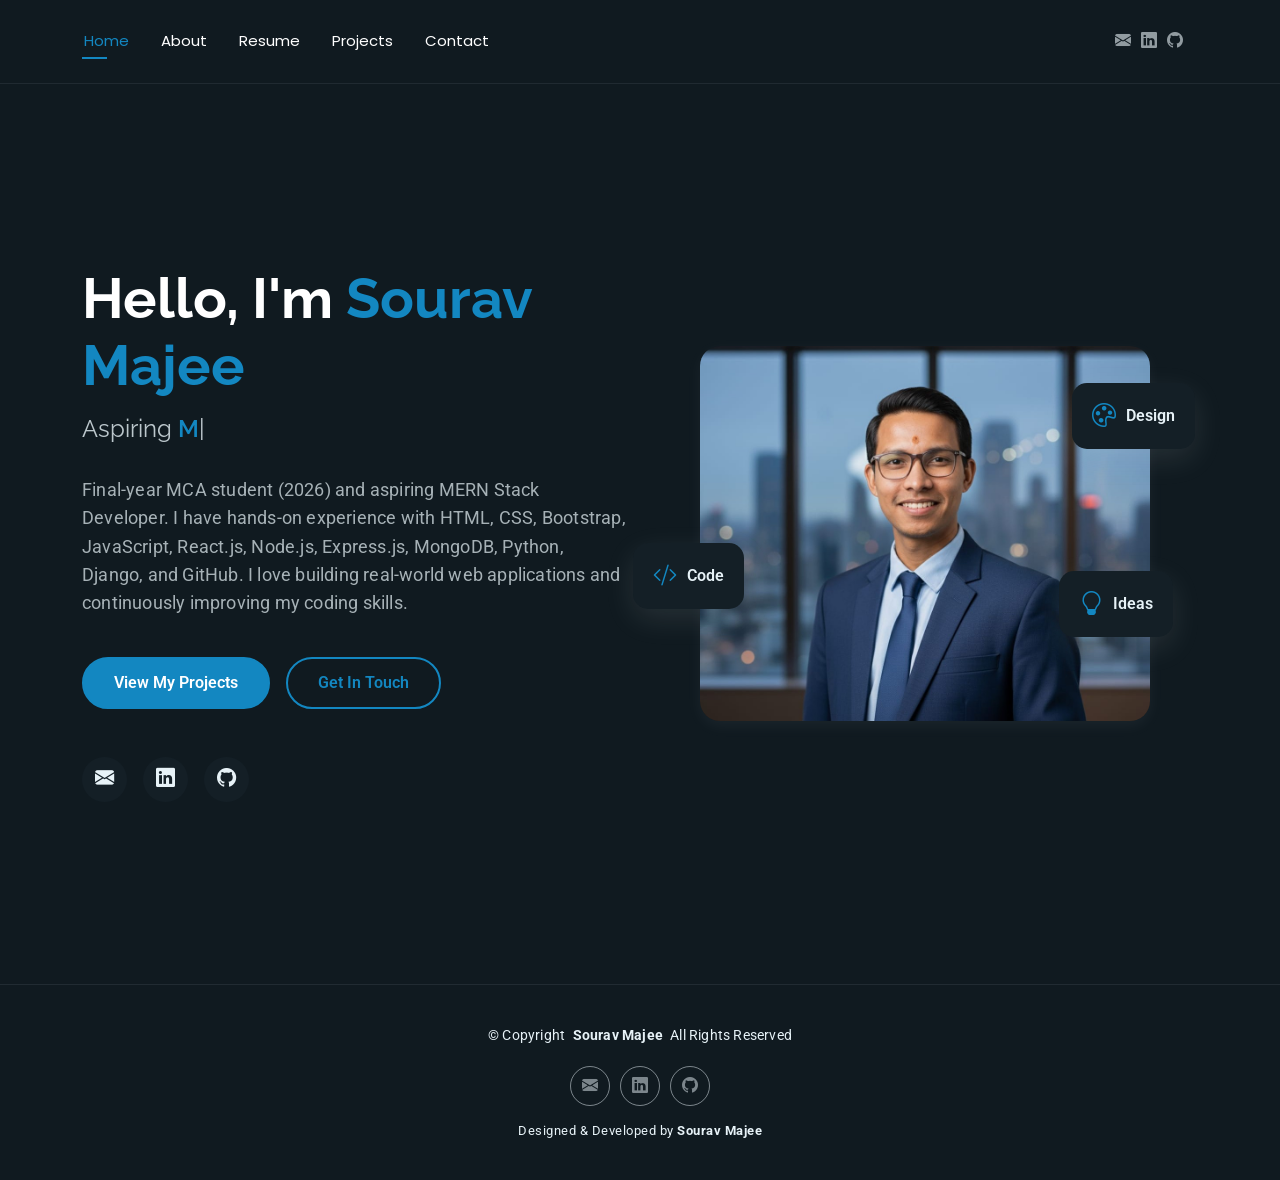
<file: index.html>
<!DOCTYPE html>
<html lang="en">

<head>
  <meta charset="utf-8">
  <meta content="width=device-width, initial-scale=1.0" name="viewport">
  <title>Sourav Majee | Aspiring MERN Stack Developer</title>
  <meta name="description"
    content="Sourav Majee - MCA student and aspiring MERN Stack Developer skilled in React.js, Node.js, Express.js, MongoDB, and full stack web development.">
  <meta name="keywords"
    content="Sourav Majee, MERN Stack Developer, Full Stack Developer, Node.js, React.js, MongoDB, Express.js, Web Developer India, MCA Developer, Django Developer">

  <!-- Favicons -->
  <link rel="icon" type="image/png" href="assets/img/favicon.png">

  <!-- Fonts -->
  <link href="https://fonts.googleapis.com" rel="preconnect">
  <link href="https://fonts.gstatic.com" rel="preconnect" crossorigin>
  <link
    href="https://fonts.googleapis.com/css2?family=Roboto:ital,wght@0,100;0,300;0,400;0,500;0,700;0,900;1,100;1,300;1,400;1,500;1,700;1,900&family=Poppins:ital,wght@0,100;0,200;0,300;0,400;0,500;0,600;0,700;0,800;0,900;1,100;1,200;1,300;1,400;1,500;1,600;1,700;1,800;1,900&family=Raleway:ital,wght@0,100;0,200;0,300;0,400;0,500;0,600;0,700;0,800;0,900;1,100;1,200;1,300;1,400;1,500;1,600;1,700;1,800;1,900&display=swap"
    rel="stylesheet">

  <!-- Vendor CSS Files -->
  <link href="assets/vendor/bootstrap/css/bootstrap.min.css" rel="stylesheet">
  <link href="assets/vendor/bootstrap-icons/bootstrap-icons.css" rel="stylesheet">
  <link href="assets/vendor/aos/aos.css" rel="stylesheet">
  <link href="assets/vendor/swiper/swiper-bundle.min.css" rel="stylesheet">
  <link href="assets/vendor/glightbox/css/glightbox.min.css" rel="stylesheet">

  <!-- Main CSS File -->
  <link href="assets/css/main.css" rel="stylesheet">

  <!-- Open Graph tags -->
  <meta property="og:title" content="Sourav Majee | MERN Stack Developer">
  <meta property="og:description"
    content="Final-year MCA student building real-world web apps with MERN stack, Python & Django.">
  <meta property="og:type" content="website">
</head>

<body class="index-page">

  <header id="header" class="header d-flex align-items-center light-background sticky-top">
    <div class="container position-relative d-flex align-items-center justify-content-between">
      <nav id="navmenu" class="navmenu">
        <ul>
          <li><a href="index.html" class="active">Home</a></li>
          <li><a href="about.html">About</a></li>
          <li><a href="resume.html">Resume</a></li>
          <li><a href="projects.html">Projects</a></li>
          <li><a href="contact.html">Contact</a></li>
        </ul>
        <i class="mobile-nav-toggle d-xl-none bi bi-list"></i>
      </nav>

      <div class="header-social-links">
        <a href="mailto:majeesourav.mca@gmail.com">
          <i class="bi bi-envelope-fill"></i>
        </a>
        <a href="https://linkedin.com/in/sourav-majee-235033311" target="_blank" rel="noopener">
          <i class="bi bi-linkedin"></i>
        </a>
        <a href="https://github.com/sourav-majee" target="_blank" rel="noopener">
          <i class="bi bi-github"></i>
        </a>
      </div>

    </div>
  </header>

  <main class="main">

    <!-- Hero Section -->
    <section id="hero" class="hero section">

      <div class="container" data-aos="fade-up" data-aos-delay="100">

        <div class="row gy-4 align-items-center">
          <div class="col-lg-6 order-2 order-lg-1">
            <div class="hero-content">
              <h1 data-aos="fade-up" data-aos-delay="200">Hello, I'm <span class="highlight">Sourav Majee</span></h1>
              <h2>
                Aspiring <span class="typed"
                  data-typed-items="MERN Stack Developer, Full Stack Developer, Backend Developer">
                </span>
              </h2>
              <p>
                Final-year MCA student (2026) and aspiring MERN Stack Developer.
                I have hands-on experience with HTML, CSS, Bootstrap, JavaScript, React.js, Node.js, Express.js,
                MongoDB, Python, Django, and GitHub.
                I love building real-world web applications and continuously improving my coding skills.
              </p>
              <div class="hero-actions" data-aos="fade-up" data-aos-delay="500">
                <a href="projects.html" class="btn btn-primary">View My Projects</a>
                <a href="contact.html" class="btn btn-outline">Get In Touch</a>
              </div>
              <div class="social-links" data-aos="fade-up" data-aos-delay="600">
                <a href="mailto:majeesourav.mca@gmail.com">
                  <i class="bi bi-envelope-fill"></i>
                </a>
                <a href="https://linkedin.com/in/sourav-majee-235033311" target="_blank" rel="noopener">
                  <i class="bi bi-linkedin"></i>
                </a>
                <a href="https://github.com/sourav-majee" target="_blank" rel="noopener">
                  <i class="bi bi-github"></i>
                </a>
              </div>
            </div>
          </div>
          <div class="col-lg-6 order-1 order-lg-2">
            <div class="hero-image" data-aos="zoom-in" data-aos-delay="300">
              <div class="image-wrapper">
                <img src="assets/img/profile/sjain.jpeg" alt="Sourav Majee" class="img-fluid">
                <div class="floating-elements">
                  <div class="floating-card design" data-aos="fade-left" data-aos-delay="700">
                    <i class="bi bi-palette"></i>
                    <span>Design</span>
                  </div>
                  <div class="floating-card code" data-aos="fade-right" data-aos-delay="800">
                    <i class="bi bi-code-slash"></i>
                    <span>Code</span>
                  </div>
                  <div class="floating-card creativity" data-aos="fade-up" data-aos-delay="900">
                    <i class="bi bi-lightbulb"></i>
                    <span>Ideas</span>
                  </div>
                </div>
              </div>
            </div>
          </div>
        </div>

      </div>

    </section><!-- /Hero Section -->

  </main>

  <footer id="footer" class="footer">

    <div class="container">
      <div class="copyright text-center ">
        <p>© <span>Copyright</span> <strong class="px-1 sitename">Sourav Majee</strong> <span>All Rights
            Reserved<br></span></p>
      </div>
      <div class="social-links d-flex justify-content-center">

        <a href="mailto:majeesourav.mca@gmail.com">
          <i class="bi bi-envelope-fill"></i>
        </a>
        <a href="https://linkedin.com/in/sourav-majee-235033311" target="_blank" rel="noopener">
          <i class="bi bi-linkedin"></i>
        </a>
        <a href="https://github.com/sourav-majee" target="_blank"  rel="noopener">
          <i class="bi bi-github"></i>
        </a>

      </div>
      <div class="credits">
        Designed & Developed by <strong>Sourav Majee</strong>
      </div>
    </div>

  </footer>

  <!-- Scroll Top -->
  <a href="#" id="scroll-top" class="scroll-top d-flex align-items-center justify-content-center"><i
      class="bi bi-arrow-up-short"></i></a>

  <!-- Preloader -->
  <div id="preloader"></div>

  <!-- Vendor JS Files -->
  <script src="assets/vendor/bootstrap/js/bootstrap.bundle.min.js"></script>
  <script src="assets/vendor/php-email-form/validate.js"></script>
  <script src="assets/vendor/aos/aos.js"></script>
  <script src="assets/vendor/typed.js/typed.umd.js"></script>
  <script src="assets/vendor/waypoints/noframework.waypoints.js"></script>
  <script src="assets/vendor/purecounter/purecounter_vanilla.js"></script>
  <script src="assets/vendor/swiper/swiper-bundle.min.js"></script>
  <script src="assets/vendor/imagesloaded/imagesloaded.pkgd.min.js"></script>
  <script src="assets/vendor/isotope-layout/isotope.pkgd.min.js"></script>
  <script src="assets/vendor/glightbox/js/glightbox.min.js"></script>

  <!-- Main JS File -->
  <script src="assets/js/main.js"></script>

</body>

</html>
</file>
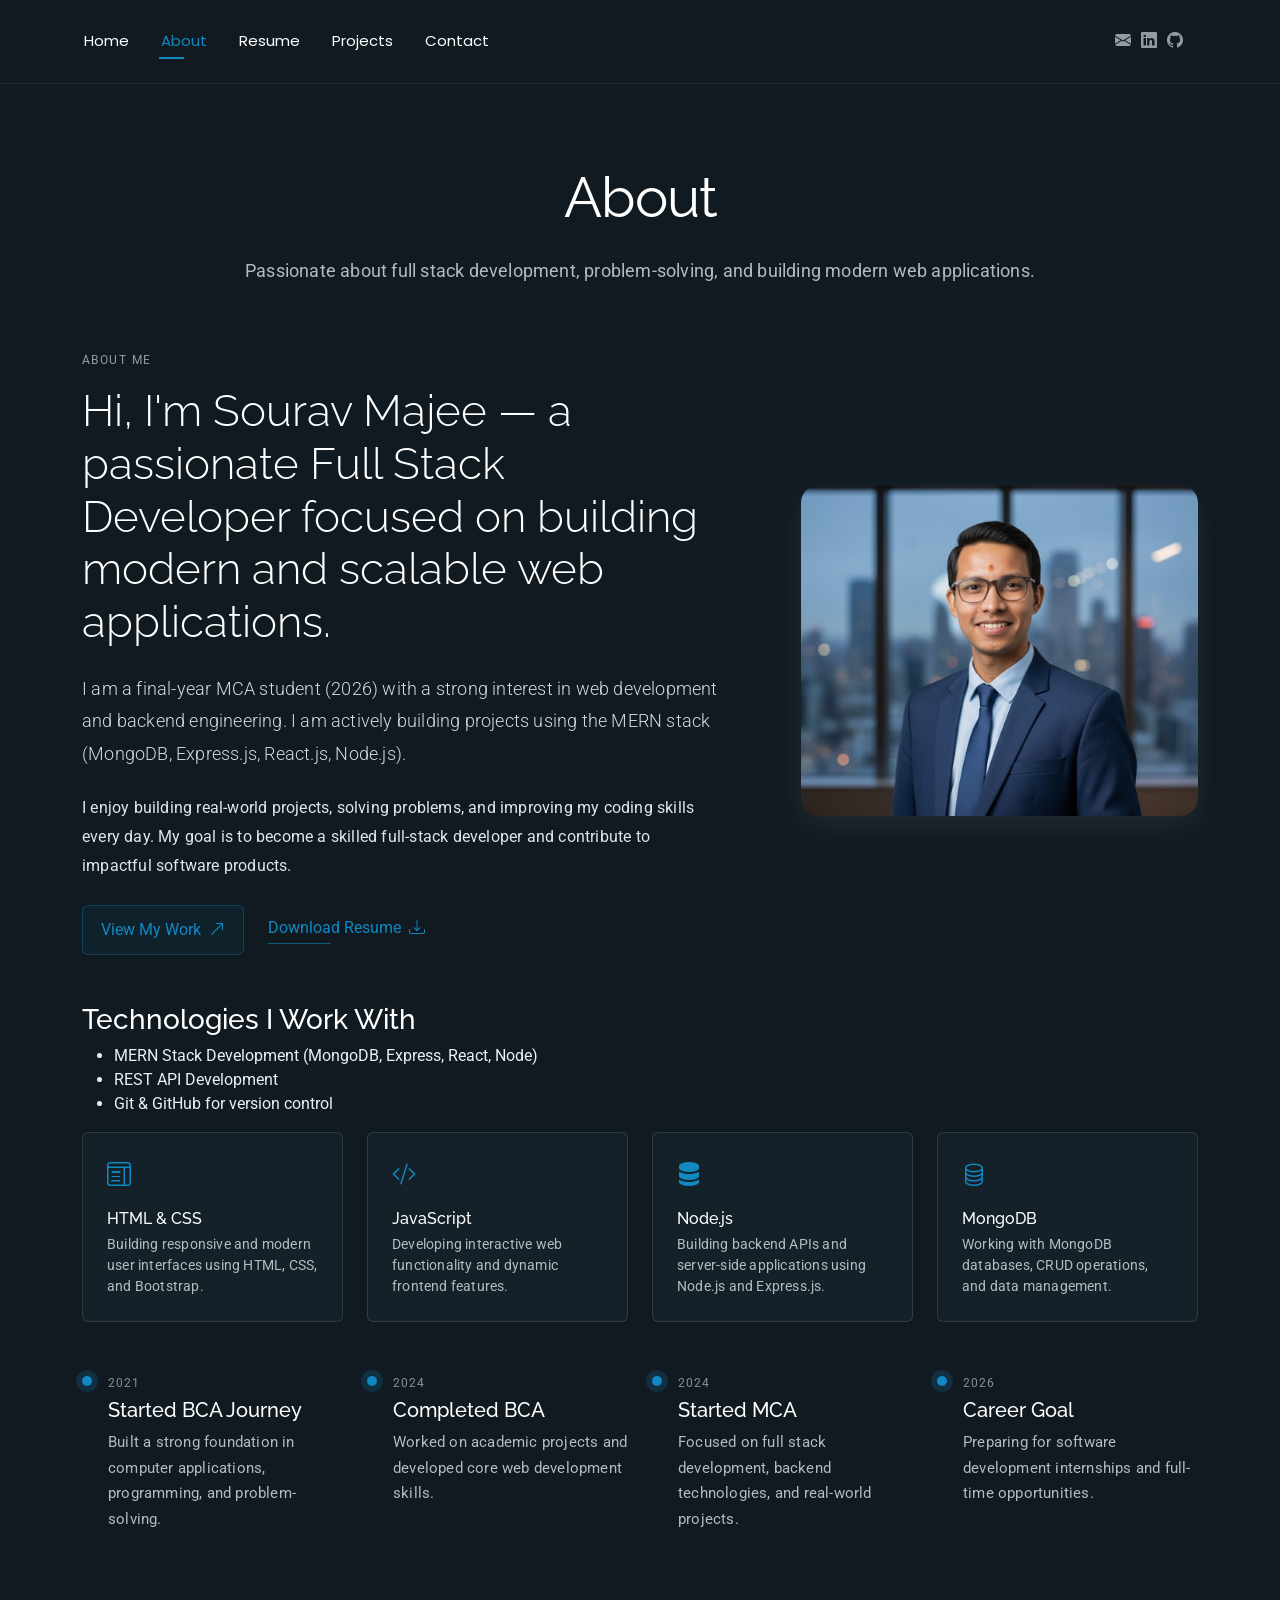
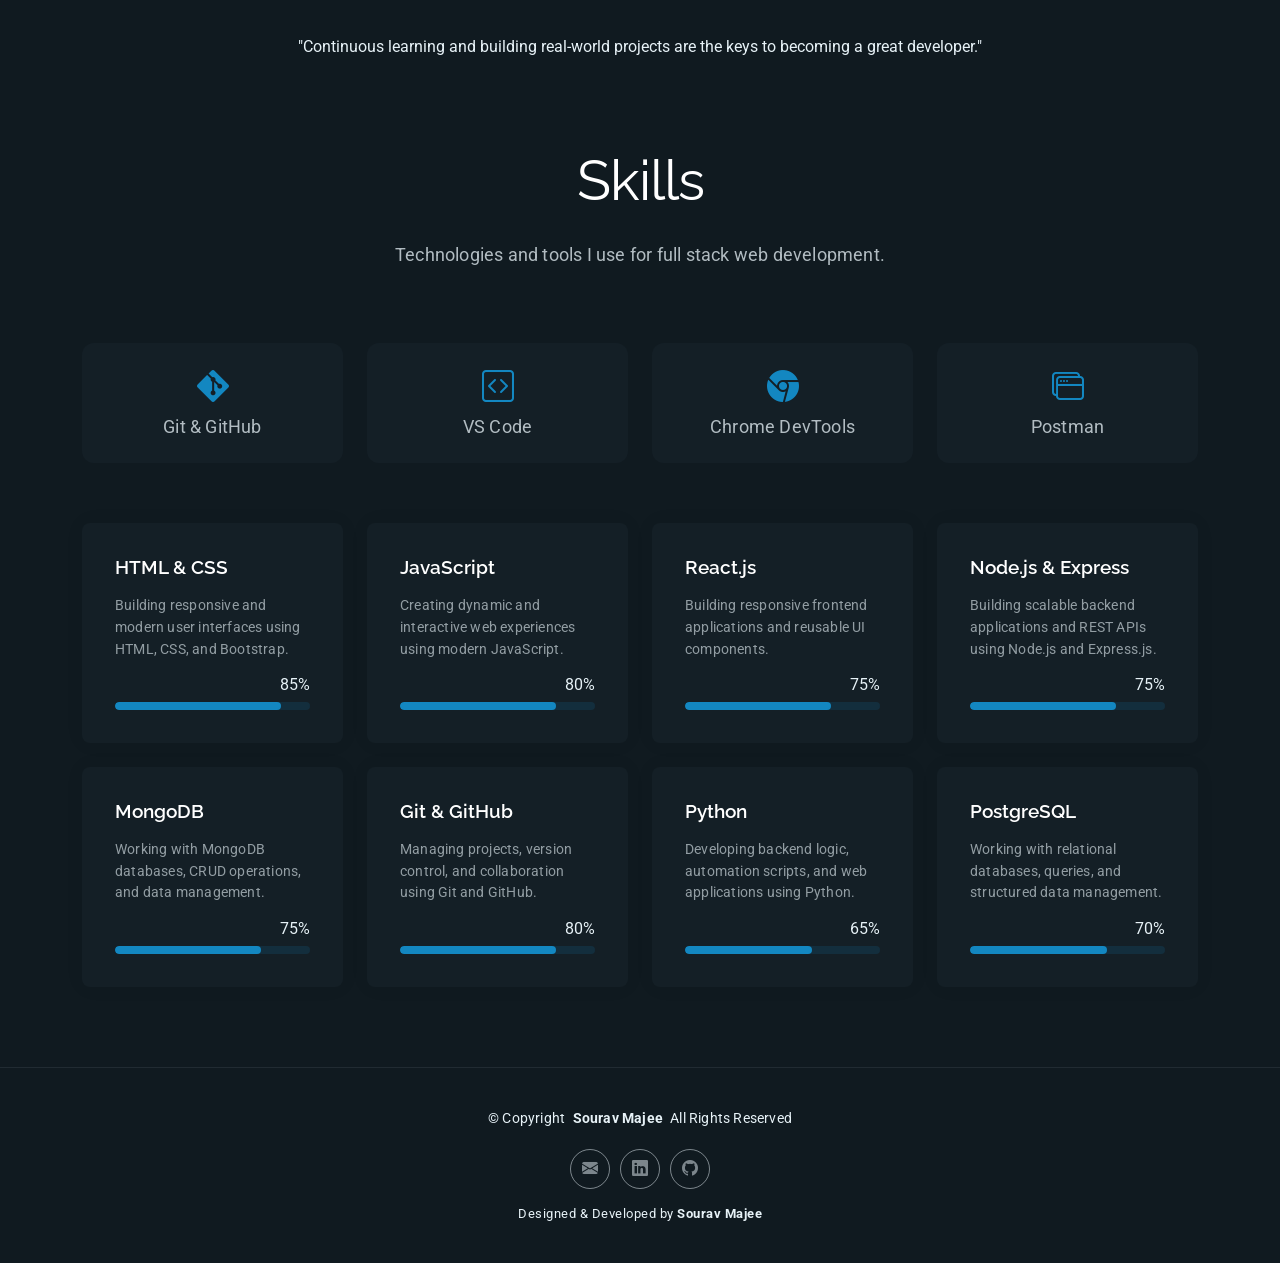
<file: about.html>
<!DOCTYPE html>
<html lang="en">

<head>
  <meta charset="utf-8">
  <meta content="width=device-width, initial-scale=1.0" name="viewport">
  <title>About | Sourav Majee — MERN Stack Developer</title>
  <meta name="description"
    content="About Sourav Majee - MCA student and aspiring Full Stack Developer passionate about MERN Stack, backend development, and building real-world web applications.">
  <meta name="keywords" content="Sourav Majee About, MERN Stack Developer, Full Stack Developer, MCA Student Durgapur">

  <!-- Favicons -->
  <link rel="icon" type="image/png" href="assets/img/favicon.png">

  <!-- Fonts -->
  <link href="https://fonts.googleapis.com" rel="preconnect">
  <link href="https://fonts.gstatic.com" rel="preconnect" crossorigin>
  <link
    href="https://fonts.googleapis.com/css2?family=Roboto:ital,wght@0,100;0,300;0,400;0,500;0,700;0,900;1,100;1,300;1,400;1,500;1,700;1,900&family=Poppins:ital,wght@0,100;0,200;0,300;0,400;0,500;0,600;0,700;0,800;0,900;1,100;1,200;1,300;1,400;1,500;1,600;1,700;1,800;1,900&family=Raleway:ital,wght@0,100;0,200;0,300;0,400;0,500;0,600;0,700;0,800;0,900;1,100;1,200;1,300;1,400;1,500;1,600;1,700;1,800;1,900&display=swap"
    rel="stylesheet">

  <!-- Vendor CSS Files -->
  <link href="assets/vendor/bootstrap/css/bootstrap.min.css" rel="stylesheet">
  <link href="assets/vendor/bootstrap-icons/bootstrap-icons.css" rel="stylesheet">
  <link href="assets/vendor/aos/aos.css" rel="stylesheet">
  <link href="assets/vendor/swiper/swiper-bundle.min.css" rel="stylesheet">
  <link href="assets/vendor/glightbox/css/glightbox.min.css" rel="stylesheet">

  <!-- Main CSS File -->
  <link href="assets/css/main.css" rel="stylesheet">

</head>

<body class="about-page">

  <header id="header" class="header d-flex align-items-center light-background sticky-top">
    <div class="container position-relative d-flex align-items-center justify-content-between">

      <nav id="navmenu" class="navmenu">
        <ul>
          <li><a href="index.html">Home</a></li>
          <li><a href="about.html" class="active">About</a></li>
          <li><a href="resume.html">Resume</a></li>
          <li><a href="projects.html">Projects</a></li>
          <li><a href="contact.html">Contact</a></li>
        </ul>
        <i class="mobile-nav-toggle d-xl-none bi bi-list"></i>
      </nav>

      <div class="header-social-links">

        <a href="mailto:majeesourav.mca@gmail.com">
          <i class="bi bi-envelope-fill"></i>
        </a>

        <a href="https://linkedin.com/in/sourav-majee-235033311" target="_blank" rel="noopener">
          <i class="bi bi-linkedin"></i>
        </a>

        <a href="https://github.com/sourav-majee" target="_blank" rel="noopener">
          <i class="bi bi-github"></i>
        </a>

      </div>

    </div>
  </header>

  <main class="main">

    <!-- About Section -->
    <section id="about" class="about section">

      <!-- Section Title -->
      <div class="container section-title" data-aos="fade-up">
        <h2>About</h2>
        <p>
          Passionate about full stack development, problem-solving, and building modern web applications.
        </p>
      </div><!-- End Section Title -->

      <div class="container" data-aos="fade-up" data-aos-delay="100">

        <!-- Intro + Photo -->
        <div class="row align-items-center justify-content-between gy-5 mb-5">
          <div class="col-lg-7" data-aos="fade-right" data-aos-delay="150">
            <div class="intro-content">
              <span class="eyebrow">About Me</span>
              <h2 class="headline">
                Hi, I'm Sourav Majee — a passionate Full Stack Developer focused on building modern and scalable web
                applications.
              </h2>
              <p class="lead">
                I am a final-year MCA student (2026) with a strong interest in web development and backend engineering.
                I am actively building projects using the
                MERN stack (MongoDB, Express.js, React.js, Node.js).
              </p>

              <p>
                I enjoy building real-world projects, solving problems, and improving my coding skills every day.
                My goal is to become a skilled full-stack developer and contribute to impactful software products.
              </p>

              <div class="cta-group">
                <a href="projects.html" class="btn-ghost">
                  View My Work <i class="bi bi-arrow-up-right"></i>
                </a>
                <a href="assets/resume/Sourav_Majee_MERN_Intern.pdf" class="link-underline" download>
                  Download Resume <i class="bi bi-download"></i>
                </a>
              </div>
            </div>
          </div>

          <div class="col-lg-5" data-aos="zoom-in" data-aos-delay="250">
            <figure class="profile-figure text-center text-lg-end">
              <img src="assets/img/profile/sjain.jpeg" alt="Sourav Majee" class="img-fluid profile-photo">
            </figure>
          </div>
        </div>
        <!-- End Intro + Photo -->

        <h3>Technologies I Work With</h3>
        <ul>
          <li>MERN Stack Development (MongoDB, Express, React, Node)</li>
          <li>REST API Development</li>
          <li>Git & GitHub for version control</li>
        </ul>

        <!-- Skills Grid -->
        <div class="mb-5">
          <div class="row g-4">
            <div class="col-6 col-md-4 col-lg-3" data-aos="fade-up" data-aos-delay="120">
              <div class="skill-item">
                <i class="bi bi-layout-text-window"></i>
                <h3>HTML & CSS</h3>
                <p>Building responsive and modern user interfaces using HTML, CSS, and Bootstrap.</p>
              </div>
            </div>
            <div class="col-6 col-md-4 col-lg-3" data-aos="fade-up" data-aos-delay="180">
              <div class="skill-item">
                <i class="bi bi-code-slash"></i>
                <h3>JavaScript</h3>
                <p>Developing interactive web functionality and dynamic frontend features.</p>
              </div>
            </div>
            <div class="col-6 col-md-4 col-lg-3" data-aos="fade-up" data-aos-delay="240">
              <div class="skill-item">
                <i class="bi bi-server"></i>
                <h3>Node.js</h3>
                <p>Building backend APIs and server-side applications using Node.js and Express.js.</p>
              </div>
            </div>
            <div class="col-6 col-md-4 col-lg-3" data-aos="fade-up" data-aos-delay="300">
              <div class="skill-item">
                <i class="bi bi-database"></i>
                <h3>MongoDB</h3>
                <p>Working with MongoDB databases, CRUD operations, and data management.</p>
              </div>
            </div>
          </div>
        </div>
        <!-- End Skills Grid -->

        <!-- Journey Timeline -->
        <div class="mb-5">
          <div class="row g-4">

            <div class="col-md-6 col-lg-3" data-aos="fade-up" data-aos-delay="120">
              <article class="timeline-item">
                <span class="dot"></span>
                <time>2021</time>
                <h4>Started BCA Journey</h4>
                <p>Built a strong foundation in computer applications, programming, and problem-solving.</p>
              </article>
            </div>

            <div class="col-md-6 col-lg-3" data-aos="fade-up" data-aos-delay="180">
              <article class="timeline-item">
                <span class="dot"></span>
                <time>2024</time>
                <h4>Completed BCA</h4>
                <p>Worked on academic projects and developed core web development skills.</p>
              </article>
            </div>

            <div class="col-md-6 col-lg-3" data-aos="fade-up" data-aos-delay="240">
              <article class="timeline-item">
                <span class="dot"></span>
                <time>2024</time>
                <h4>Started MCA</h4>
                <p>Focused on full stack development, backend technologies, and real-world projects.</p>
              </article>
            </div>

            <div class="col-md-6 col-lg-3" data-aos="fade-up" data-aos-delay="300">
              <article class="timeline-item">
                <span class="dot"></span>
                <time>2026</time>
                <h4>Career Goal</h4>
                <p>Preparing for software development internships and full-time opportunities.</p>
              </article>
            </div>

          </div>
        </div>
        <!-- End Journey Timeline -->

        <!-- Quote -->
        <blockquote class="personal-quote text-center mb-2" data-aos="fade-down" data-aos-delay="200">
          "Continuous learning and building real-world projects are the keys to becoming a great developer."
        </blockquote>
        <!-- End Quote -->

      </div>
    </section>
    <!-- /About Section -->

    <!-- Skills Section -->
    <section id="skills" class="skills section">

      <!-- Section Title -->
      <div class="container section-title" data-aos="fade-up">

        <h2>Skills</h2>

        <p class="mt-3">
          Technologies and tools I use for full stack web development.
        </p>

        <div class="row text-center mt-5 gy-4">

          <div class="col-6 col-md-3">
            <div class="tool-item">
              <i class="bi bi-git fs-2 mb-2"></i>
              <p>Git & GitHub</p>
            </div>
          </div>

          <div class="col-6 col-md-3">
            <div class="tool-item">
              <i class="bi bi-code-square fs-2 mb-2"></i>
              <p>VS Code</p>
            </div>
          </div>

          <div class="col-6 col-md-3">
            <div class="tool-item">
              <i class="bi bi-browser-chrome fs-2 mb-2"></i>
              <p>Chrome DevTools</p>
            </div>
          </div>

          <div class="col-6 col-md-3">
            <div class="tool-item">
              <i class="bi bi-window-stack fs-2 mb-2"></i>
              <p>Postman</p>
            </div>
          </div>

        </div>

      </div>
      <!-- End Section Title -->

      <div class="container" data-aos="fade-up" data-aos-delay="100">

        <div class="row g-4 skills-animation">

          <div class="col-md-6 col-lg-3" data-aos="fade-up" data-aos-delay="100">
            <div class="skill-box">
              <h3>HTML & CSS</h3>
              <p>Building responsive and modern user interfaces using HTML, CSS, and Bootstrap.</p>
              <span class="text-end d-block">85%</span>
              <div class="progress">
                <div class="progress-bar" role="progressbar" aria-valuenow="85" aria-valuemin="0" aria-valuemax="100">
                </div>
              </div>
            </div>
          </div>

          <div class="col-md-6 col-lg-3" data-aos="fade-up" data-aos-delay="200">
            <div class="skill-box">
              <h3>JavaScript</h3>
              <p>Creating dynamic and interactive web experiences using modern JavaScript.</p>
              <span class="text-end d-block">80%</span>
              <div class="progress">
                <div class="progress-bar" role="progressbar" aria-valuenow="80" aria-valuemin="0" aria-valuemax="100">
                </div>
              </div>
            </div>
          </div>

          <div class="col-md-6 col-lg-3" data-aos="fade-up" data-aos-delay="300">
            <div class="skill-box">
              <h3>React.js</h3>
              <p>Building responsive frontend applications and reusable UI components.</p>
              <span class="text-end d-block">75%</span>
              <div class="progress">
                <div class="progress-bar" role="progressbar" aria-valuenow="75" aria-valuemin="0" aria-valuemax="100">
                </div>
              </div>
            </div>
          </div>

          <div class="col-md-6 col-lg-3" data-aos="fade-up" data-aos-delay="400">
            <div class="skill-box">
              <h3>Node.js & Express</h3>
              <p>Building scalable backend applications and REST APIs using Node.js and Express.js.</p>
              <span class="text-end d-block">75%</span>
              <div class="progress">
                <div class="progress-bar" role="progressbar" aria-valuenow="75" aria-valuemin="0" aria-valuemax="100">
                </div>
              </div>
            </div>
          </div>

          <div class="col-md-6 col-lg-3" data-aos="fade-up" data-aos-delay="500">
            <div class="skill-box">
              <h3>MongoDB</h3>
              <p>Working with MongoDB databases, CRUD operations, and data management.</p>
              <span class="text-end d-block">75%</span>
              <div class="progress">
                <div class="progress-bar" role="progressbar" aria-valuenow="75" aria-valuemin="0" aria-valuemax="100">
                </div>
              </div>
            </div>
          </div>

          <div class="col-md-6 col-lg-3" data-aos="fade-up" data-aos-delay="600">
            <div class="skill-box">
              <h3>Git & GitHub</h3>
              <p>Managing projects, version control, and collaboration using Git and GitHub.</p>
              <span class="text-end d-block">80%</span>
              <div class="progress">
                <div class="progress-bar" role="progressbar" aria-valuenow="80" aria-valuemin="0" aria-valuemax="100">
                </div>
              </div>
            </div>
          </div>

          <div class="col-md-6 col-lg-3" data-aos="fade-up" data-aos-delay="550">
            <div class="skill-box">
              <h3>Python</h3>
              <p>Developing backend logic, automation scripts, and web applications using Python.</p>
              <span class="text-end d-block">65%</span>
              <div class="progress">
                <div class="progress-bar" role="progressbar" aria-valuenow="65" aria-valuemin="0" aria-valuemax="100">
                </div>
              </div>
            </div>
          </div>

          <div class="col-md-6 col-lg-3" data-aos="fade-up" data-aos-delay="650">
            <div class="skill-box">
              <h3>PostgreSQL</h3>
              <p>Working with relational databases, queries, and structured data management.</p>
              <span class="text-end d-block">70%</span>
              <div class="progress">
                <div class="progress-bar" role="progressbar" aria-valuenow="70" aria-valuemin="0" aria-valuemax="100">
                </div>
              </div>
            </div>
          </div>

        </div>

      </div>

    </section>
    <!-- End Skills Section -->

  </main>

  <footer id="footer" class="footer">

    <div class="container">
      <div class="copyright text-center ">
        <p>© <span>Copyright</span> <strong class="px-1 sitename">Sourav Majee</strong> <span>All Rights
            Reserved<br></span>
        </p>
      </div>
      <div class="social-links d-flex justify-content-center">
        <a href="mailto:majeesourav.mca@gmail.com">
          <i class="bi bi-envelope-fill"></i>
        </a>
        <a href="https://linkedin.com/in/sourav-majee-235033311" target="_blank" rel="noopener">
          <i class="bi bi-linkedin"></i>
        </a>
        <a href="https://github.com/sourav-majee" target="_blank" rel="noopener">
          <i class="bi bi-github"></i>
        </a>
      </div>
      <div class="credits">
        Designed & Developed by <strong>Sourav Majee</strong>
      </div>
    </div>

  </footer>

  <!-- Scroll Top -->
  <a href="#" id="scroll-top" class="scroll-top d-flex align-items-center justify-content-center"><i
      class="bi bi-arrow-up-short"></i></a>

  <!-- Preloader -->
  <div id="preloader"></div>

  <!-- Vendor JS Files -->
  <script src="assets/vendor/bootstrap/js/bootstrap.bundle.min.js"></script>
  <script src="assets/vendor/php-email-form/validate.js"></script>
  <script src="assets/vendor/aos/aos.js"></script>
  <script src="assets/vendor/typed.js/typed.umd.js"></script>
  <script src="assets/vendor/waypoints/noframework.waypoints.js"></script>
  <script src="assets/vendor/purecounter/purecounter_vanilla.js"></script>
  <script src="assets/vendor/swiper/swiper-bundle.min.js"></script>
  <script src="assets/vendor/imagesloaded/imagesloaded.pkgd.min.js"></script>
  <script src="assets/vendor/isotope-layout/isotope.pkgd.min.js"></script>
  <script src="assets/vendor/glightbox/js/glightbox.min.js"></script>

  <!-- Main JS File -->
  <script src="assets/js/main.js"></script>

</body>

</html>
</file>
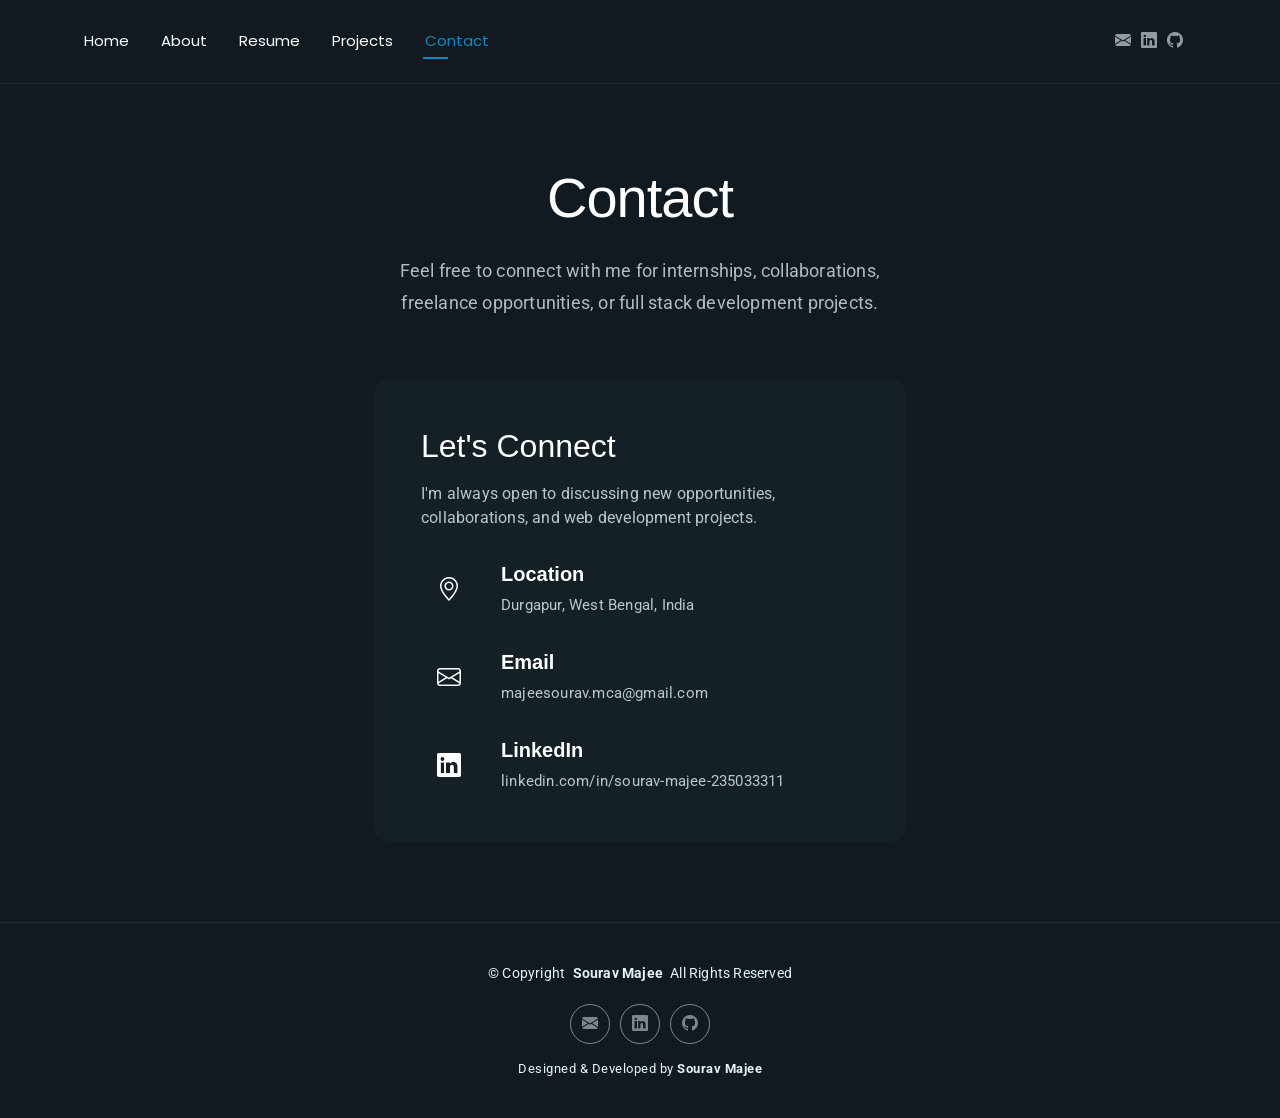
<file: contact.html>
<!DOCTYPE html>
<html lang="en">

<head>
  <meta charset="utf-8">
  <meta content="width=device-width, initial-scale=1.0" name="viewport">

  <title>Contact | Sourav Majee</title>

  <meta name="description"
    content="Contact Sourav Majee - Full Stack Developer skilled in MERN stack, backend development, and modern web applications.">

  <meta name="keywords" content="Sourav Majee, MERN Stack Developer, Full Stack Developer, Contact">

  <!-- Favicons -->
  <link rel="icon" type="image/png" href="assets/img/favicon.png">

  <!-- Fonts -->
  <link href="https://fonts.googleapis.com" rel="preconnect">
  <link href="https://fonts.gstatic.com" rel="preconnect" crossorigin>

  <link
    href="https://fonts.googleapis.com/css2?family=Roboto:ital,wght@0,100;0,300;0,400;0,500;0,700;0,900;1,100;0,300;1,400;1,500;1,700;1,900&family=Poppins:wght@300;400;500;600;700&display=swap"
    rel="stylesheet">

  <!-- Vendor CSS Files -->
  <link href="assets/vendor/bootstrap/css/bootstrap.min.css" rel="stylesheet">
  <link href="assets/vendor/bootstrap-icons/bootstrap-icons.css" rel="stylesheet">
  <link href="assets/vendor/aos/aos.css" rel="stylesheet">

  <!-- Main CSS File -->
  <link href="assets/css/main.css" rel="stylesheet">

</head>

<body class="contact-page">

  <!-- Header -->
  <header id="header" class="header d-flex align-items-center light-background sticky-top">

    <div class="container position-relative d-flex align-items-center justify-content-between">

      <nav id="navmenu" class="navmenu">

        <ul>
          <li><a href="index.html">Home</a></li>

          <li><a href="about.html">About</a></li>

          <li><a href="resume.html">Resume</a></li>

          <li><a href="projects.html">Projects</a></li>

          <li><a href="contact.html" class="active">Contact</a></li>
        </ul>

        <i class="mobile-nav-toggle d-xl-none bi bi-list"></i>

      </nav>

      <div class="header-social-links">

        <a href="mailto:majeesourav.mca@gmail.com">
          <i class="bi bi-envelope-fill"></i>
        </a>

        <a href="https://linkedin.com/in/sourav-majee-235033311" target="_blank" rel="noopener">

          <i class="bi bi-linkedin"></i>
        </a>

        <a href="https://github.com/sourav-majee" target="_blank" rel="noopener">

          <i class="bi bi-github"></i>
        </a>

      </div>

    </div>

  </header>
  <!-- End Header -->

  <main class="main">

    <!-- Contact Section -->
    <section id="contact" class="contact section">

      <!-- Section Title -->
      <div class="container section-title" data-aos="fade-up">

        <h2>Contact</h2>

        <p>
          Feel free to connect with me for internships, collaborations, freelance opportunities,
          or full stack development projects.
        </p>

      </div>
      <!-- End Section Title -->

      <div class="container" data-aos="fade-up" data-aos-delay="100">

        <div class="row g-4 g-lg-5 justify-content-center">

          <!-- Contact Info -->
          <div class="col-lg-6">

            <div class="info-box" data-aos="fade-up" data-aos-delay="200">

              <h3>Let's Connect</h3>

              <p>
                I'm always open to discussing new opportunities, collaborations,
                and web development projects.
              </p>

              <!-- Location -->
              <div class="info-item" data-aos="fade-up" data-aos-delay="300">

                <div class="icon-box">
                  <i class="bi bi-geo-alt"></i>
                </div>

                <div class="content">
                  <h4>Location</h4>
                  <p>Durgapur, West Bengal, India</p>
                </div>

              </div>

              <!-- Email -->
              <div class="info-item" data-aos="fade-up" data-aos-delay="400">

                <div class="icon-box">
                  <i class="bi bi-envelope"></i>
                </div>

                <div class="content">
                  <h4>Email</h4>
                  <p>majeesourav.mca@gmail.com</p>
                </div>

              </div>

              <!-- LinkedIn -->
              <div class="info-item" data-aos="fade-up" data-aos-delay="500">

                <div class="icon-box">
                  <i class="bi bi-linkedin"></i>
                </div>

                <div class="content">
                  <h4>LinkedIn</h4>
                  <p>linkedin.com/in/sourav-majee-235033311</p>
                </div>

              </div>

            </div>

          </div>
          <!-- End Contact Info -->

        </div>

      </div>

    </section>
    <!-- End Contact Section -->

  </main>

  <!-- Footer -->
  <footer id="footer" class="footer">

    <div class="container">

      <div class="copyright text-center">

        <p>
          © <span>Copyright</span>

          <strong class="px-1 sitename">
            Sourav Majee
          </strong>

          <span>All Rights Reserved</span>
        </p>

      </div>

      <div class="social-links d-flex justify-content-center">

        <a href="mailto:majeesourav.mca@gmail.com">
          <i class="bi bi-envelope-fill"></i>
        </a>

        <a href="https://linkedin.com/in/sourav-majee-235033311" target="_blank" rel="noopener">

          <i class="bi bi-linkedin"></i>
        </a>

        <a href="https://github.com/sourav-majee" target="_blank" rel="noopener">

          <i class="bi bi-github"></i>
        </a>

      </div>

      <div class="credits">
        Designed & Developed by <strong>Sourav Majee</strong>
      </div>

    </div>

  </footer>
  <!-- End Footer -->

  <!-- Scroll Top -->
  <a href="#" id="scroll-top" class="scroll-top d-flex align-items-center justify-content-center">

    <i class="bi bi-arrow-up-short"></i>

  </a>

  <!-- Preloader -->
  <div id="preloader"></div>

  <!-- Vendor JS Files -->
  <script src="assets/vendor/bootstrap/js/bootstrap.bundle.min.js"></script>

  <script src="assets/vendor/php-email-form/validate.js"></script>

  <script src="assets/vendor/aos/aos.js"></script>

  <!-- Main JS File -->
  <script src="assets/js/main.js"></script>

</body>

</html>
</file>
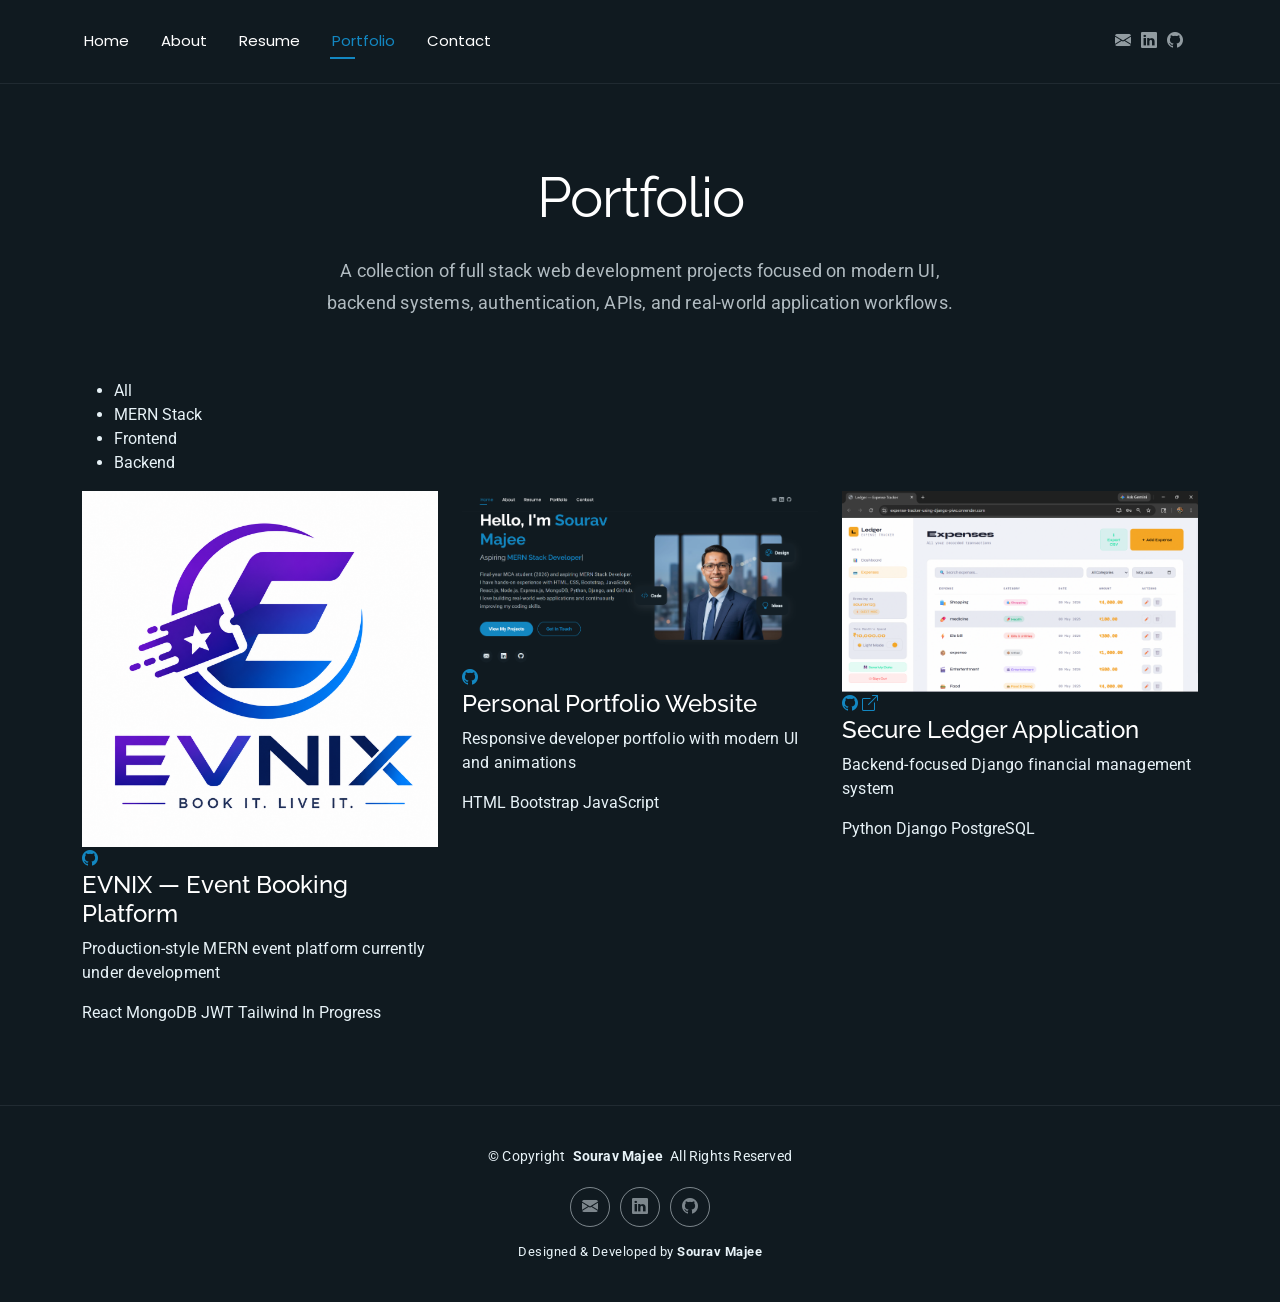
<file: portfolio.html>
<!DOCTYPE html>
<html lang="en">

<head>
  <meta charset="utf-8">
  <meta content="width=device-width, initial-scale=1.0" name="viewport">
  <title>Sourav Majee | Full Stack Developer Portfolio</title>
  <meta name="description"
    content="Projects by Sourav Majee including MERN stack applications, event booking systems, portfolio websites, and full stack web development projects.">
  <meta name="keywords" content="">

  <!-- Favicons -->
 <link rel="icon" type="image/png" href="assets/img/favicon.png">

  <!-- Fonts -->
  <link href="https://fonts.googleapis.com" rel="preconnect">
  <link href="https://fonts.gstatic.com" rel="preconnect" crossorigin>
  <link
    href="https://fonts.googleapis.com/css2?family=Roboto:ital,wght@0,100;0,300;0,400;0,500;0,700;0,900;1,100;1,300;1,400;1,500;1,700;1,900&family=Poppins:ital,wght@0,100;0,200;0,300;0,400;0,500;0,600;0,700;0,800;0,900;1,100;1,200;1,300;1,400;1,500;1,600;1,700;1,800;1,900&family=Raleway:ital,wght@0,100;0,200;0,300;0,400;0,500;0,600;0,700;0,800;0,900;1,100;1,200;1,300;1,400;1,500;1,600;1,700;1,800;1,900&display=swap"
    rel="stylesheet">

  <!-- Vendor CSS Files -->
  <link href="assets/vendor/bootstrap/css/bootstrap.min.css" rel="stylesheet">
  <link href="assets/vendor/bootstrap-icons/bootstrap-icons.css" rel="stylesheet">
  <link href="assets/vendor/aos/aos.css" rel="stylesheet">
  <link href="assets/vendor/swiper/swiper-bundle.min.css" rel="stylesheet">
  <link href="assets/vendor/glightbox/css/glightbox.min.css" rel="stylesheet">

  <!-- Main CSS File -->
  <link href="assets/css/main.css" rel="stylesheet">

</head>

<body class="portfolio-page">

  <header id="header" class="header d-flex align-items-center light-background sticky-top">
    <div class="container position-relative d-flex align-items-center justify-content-between">

      <nav id="navmenu" class="navmenu">
        <ul>
          <li><a href="index.html">Home</a></li>
          <li><a href="about.html">About</a></li>
          <li><a href="resume.html">Resume</a></li>
          <li><a href="portfolio.html" class="active">Portfolio</a></li>
          <li><a href="contact.html">Contact</a></li>
        </ul>
        <i class="mobile-nav-toggle d-xl-none bi bi-list"></i>
      </nav>

      <div class="header-social-links">

        <a href="mailto:majeesourav.mca@gmail.com">
          <i class="bi bi-envelope-fill"></i>
        </a>

        <a href="https://linkedin.com/in/sourav-majee-235033311" target="_blank" rel="noopener">
          <i class="bi bi-linkedin"></i>
        </a>

        <a href="https://github.com/sourav-majee" target="_blank" rel="noopener">
          <i class="bi bi-github"></i>
        </a>

      </div>

    </div>
  </header>

  <main class="main">

    <!-- Portfolio Section -->
    <section id="portfolio" class="portfolio section">

      <!-- Section Title -->
      <div class="container section-title" data-aos="fade-up">
        <h2>Portfolio</h2>
        <p>
          A collection of full stack web development projects focused on modern UI, backend systems, authentication,
          APIs, and real-world application workflows.
        </p>
      </div><!-- End Section Title -->

      <div class="container" data-aos="fade-up" data-aos-delay="100">

        <div class="isotope-layout" data-default-filter="*" data-layout="masonry" data-sort="original-order">
          <ul class="portfolio-filters isotope-filters" data-aos="fade-up" data-aos-delay="200">

            <li data-filter="*" class="filter-active">All</li>

            <li data-filter=".filter-mern">MERN Stack</li>

            <li data-filter=".filter-frontend">Frontend</li>

            <li data-filter=".filter-backend">Backend</li>

          </ul>
          <!-- End Portfolio Filters -->

          <div class="row gy-4 isotope-container" data-aos="fade-up" data-aos-delay="300">

            <!-- EVNIX Project -->
            <div class="col-lg-4 col-md-6 portfolio-item isotope-item filter-mern">

              <div class="portfolio-card">

                <div class="portfolio-img">

                  <img src="assets/img/portfolio/evnix.png" alt="EVNIX Project" class="img-fluid">

                  <div class="portfolio-overlay">

                    <a href="https://github.com/sourav-majee" target="_blank" rel="noopener"
                      class="portfolio-details-link">

                      <i class="bi bi-github"></i>
                    </a>

                  </div>

                </div>

                <div class="portfolio-info">

                  <h4>EVNIX — Event Booking Platform</h4>

                  <p>
                    Production-style MERN event platform currently under development
                  </p>

                  <div class="portfolio-tags">
                    <span>React</span>
                    <span>MongoDB</span>
                    <span>JWT</span>
                    <span>Tailwind</span>
                    <span>In Progress</span>
                  </div>

                </div>

              </div>

            </div>

            <!-- Portfolio Website -->
            <div class="col-lg-4 col-md-6 portfolio-item isotope-item filter-frontend">

              <div class="portfolio-card">

                <div class="portfolio-img">

                  <img src="assets/img/portfolio/portfolio-site.png" alt="Portfolio Website" class="img-fluid">

                  <div class="portfolio-overlay">

                    <a href="https://github.com/sourav-majee" target="_blank" rel="noopener"
                      class="portfolio-details-link">

                      <i class="bi bi-github"></i>
                    </a>

                  </div>

                </div>

                <div class="portfolio-info">

                  <h4>Personal Portfolio Website</h4>

                  <p>
                    Responsive developer portfolio with modern UI and animations
                  </p>

                  <div class="portfolio-tags">
                    <span>HTML</span>
                    <span>Bootstrap</span>
                    <span>JavaScript</span>
                  </div>

                </div>

              </div>

            </div>


            <!-- Secure Ledger -->
            <div class="col-lg-4 col-md-6 portfolio-item isotope-item filter-backend">

              <div class="portfolio-card">

                <div class="portfolio-img">

                  <img src="assets/img/portfolio/ledger.png" alt="Secure Ledger App" class="img-fluid">

                  <div class="portfolio-overlay">

                    <a href="https://github.com/sourav-majee/expense-tracker-using-Django" target="_blank"
                      rel="noopener" class="portfolio-details-link">

                      <i class="bi bi-github"></i>
                    </a>

                    <a href="https://expense-tracker-using-django-piwc.onrender.com/" target="_blank" rel="noopener"
                      class="portfolio-details-link">

                      <i class="bi bi-box-arrow-up-right"></i>
                    </a>

                  </div>

                </div>

                <div class="portfolio-info">

                  <h4>Secure Ledger Application</h4>

                  <p>
                    Backend-focused Django financial management system
                  </p>

                  <div class="portfolio-tags">
                    <span>Python</span>
                    <span>Django</span>
                    <span>PostgreSQL</span>
                  </div>

                </div>

              </div>

            </div>

          </div>
          <!-- End Portfolio Items Container -->

        </div>

      </div>

    </section><!-- /Portfolio Section -->

  </main>

  <footer id="footer" class="footer">

    <div class="container">
      <div class="copyright text-center ">
        <p>© <span>Copyright</span> <strong class="px-1 sitename">Sourav Majee</strong> <span>All Rights
            Reserved<br></span></p>
      </div>
      <div class="social-links d-flex justify-content-center">
        <a href="mailto:majeesourav.mca@gmail.com">
          <i class="bi bi-envelope-fill"></i>
        </a>
        <a href="https://linkedin.com/in/sourav-majee-235033311" target="_blank" rel="noopener">
          <i class="bi bi-linkedin"></i>
        </a>
        <a href="https://github.com/sourav-majee" target="_blank" rel="noopener">
          <i class="bi bi-github"></i>
        </a>
      </div>
      <div class="credits">
        Designed & Developed by <strong>Sourav Majee</strong>
      </div>
    </div>

  </footer>

  <!-- Scroll Top -->
  <a href="#" id="scroll-top" class="scroll-top d-flex align-items-center justify-content-center"><i
      class="bi bi-arrow-up-short"></i></a>

  <!-- Preloader -->
  <div id="preloader"></div>

  <!-- Vendor JS Files -->
  <script src="assets/vendor/bootstrap/js/bootstrap.bundle.min.js"></script>
  <script src="assets/vendor/php-email-form/validate.js"></script>
  <script src="assets/vendor/aos/aos.js"></script>
  <script src="assets/vendor/typed.js/typed.umd.js"></script>
  <script src="assets/vendor/waypoints/noframework.waypoints.js"></script>
  <script src="assets/vendor/purecounter/purecounter_vanilla.js"></script>
  <script src="assets/vendor/swiper/swiper-bundle.min.js"></script>
  <script src="assets/vendor/imagesloaded/imagesloaded.pkgd.min.js"></script>
  <script src="assets/vendor/isotope-layout/isotope.pkgd.min.js"></script>
  <script src="assets/vendor/glightbox/js/glightbox.min.js"></script>

  <!-- Main JS File -->
  <script src="assets/js/main.js"></script>

</body>

</html>
</file>
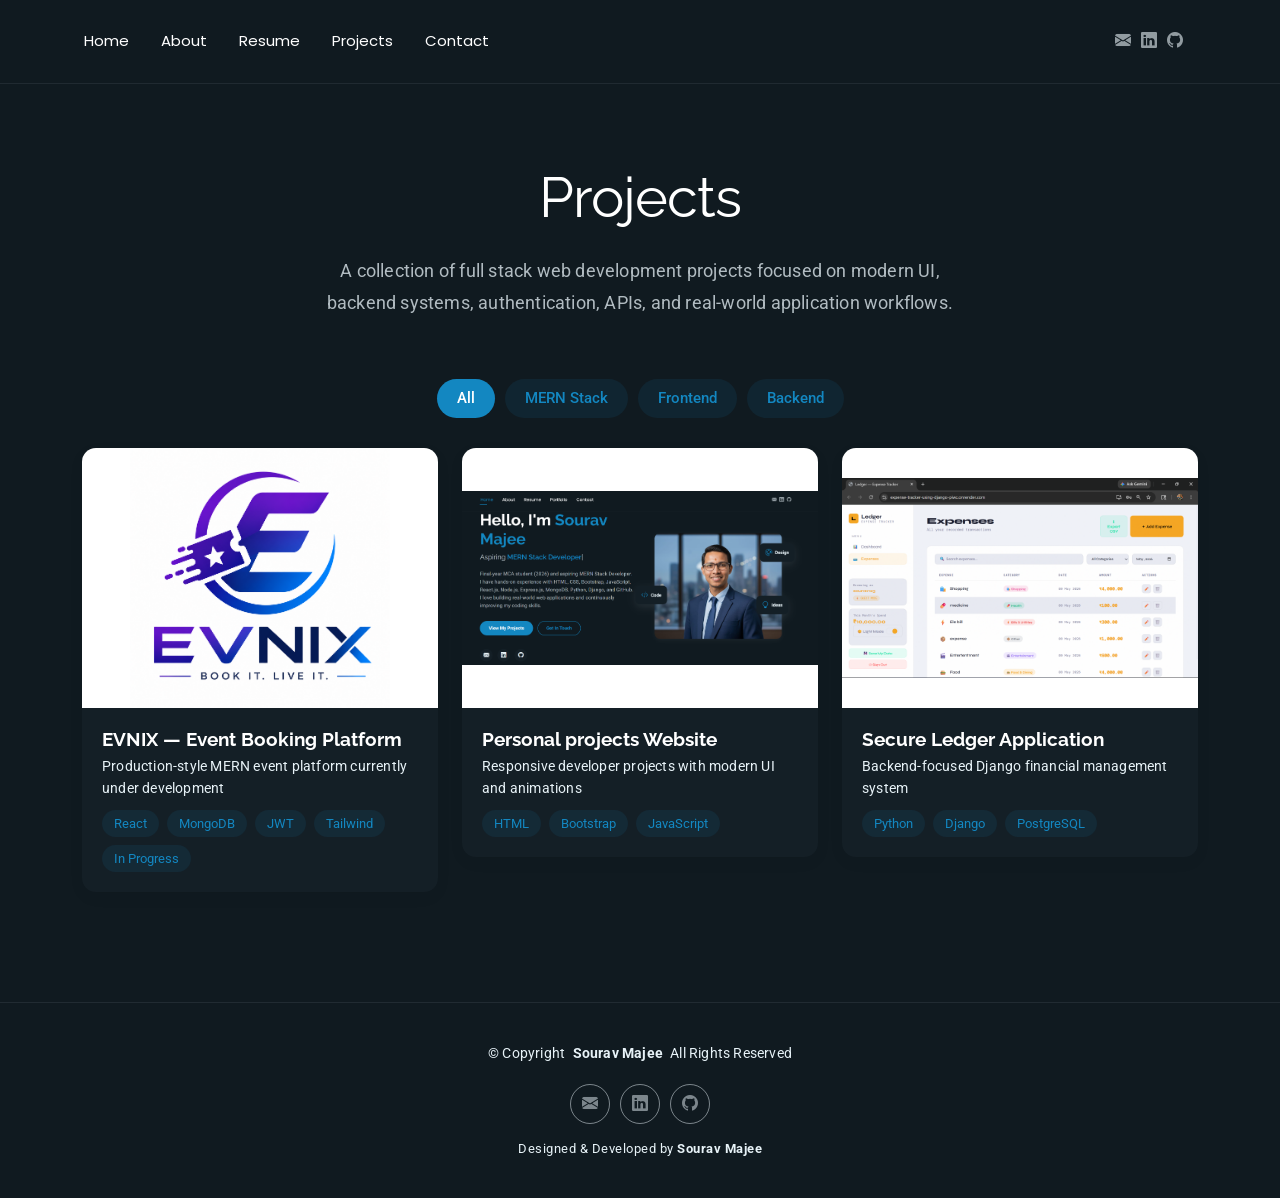
<file: projects.html>
<!DOCTYPE html>
<html lang="en">

<head>
  <meta charset="utf-8">
  <meta content="width=device-width, initial-scale=1.0" name="viewport">
  <title>Sourav Majee | Full Stack Developer projects</title>
  <meta name="description"
    content="Projects by Sourav Majee including MERN stack applications, event booking systems, projects websites, and full stack web development projects.">
  <meta name="keywords" content="">

  <!-- Favicons -->
 <link rel="icon" type="image/png" href="assets/img/favicon.png">

  <!-- Fonts -->
  <link href="https://fonts.googleapis.com" rel="preconnect">
  <link href="https://fonts.gstatic.com" rel="preconnect" crossorigin>
  <link
    href="https://fonts.googleapis.com/css2?family=Roboto:ital,wght@0,100;0,300;0,400;0,500;0,700;0,900;1,100;1,300;1,400;1,500;1,700;1,900&family=Poppins:ital,wght@0,100;0,200;0,300;0,400;0,500;0,600;0,700;0,800;0,900;1,100;1,200;1,300;1,400;1,500;1,600;1,700;1,800;1,900&family=Raleway:ital,wght@0,100;0,200;0,300;0,400;0,500;0,600;0,700;0,800;0,900;1,100;1,200;1,300;1,400;1,500;1,600;1,700;1,800;1,900&display=swap"
    rel="stylesheet">

  <!-- Vendor CSS Files -->
  <link href="assets/vendor/bootstrap/css/bootstrap.min.css" rel="stylesheet">
  <link href="assets/vendor/bootstrap-icons/bootstrap-icons.css" rel="stylesheet">
  <link href="assets/vendor/aos/aos.css" rel="stylesheet">
  <link href="assets/vendor/swiper/swiper-bundle.min.css" rel="stylesheet">
  <link href="assets/vendor/glightbox/css/glightbox.min.css" rel="stylesheet">

  <!-- Main CSS File -->
  <link href="assets/css/main.css" rel="stylesheet">

</head>

<body class="projects-page">

  <header id="header" class="header d-flex align-items-center light-background sticky-top">
    <div class="container position-relative d-flex align-items-center justify-content-between">

      <nav id="navmenu" class="navmenu">
        <ul>
          <li><a href="index.html">Home</a></li>
          <li><a href="about.html">About</a></li>
          <li><a href="resume.html">Resume</a></li>
          <li><a href="projects.html">Projects</a></li>
          <li><a href="contact.html">Contact</a></li>
        </ul>
        <i class="mobile-nav-toggle d-xl-none bi bi-list"></i>
      </nav>

      <div class="header-social-links">

        <a href="mailto:majeesourav.mca@gmail.com">
          <i class="bi bi-envelope-fill"></i>
        </a>

        <a href="https://linkedin.com/in/sourav-majee-235033311" target="_blank" rel="noopener">
          <i class="bi bi-linkedin"></i>
        </a>

        <a href="https://github.com/sourav-majee" target="_blank" rel="noopener">
          <i class="bi bi-github"></i>
        </a>

      </div>

    </div>
  </header>

  <main class="main">

    <!-- projects Section -->
    <section id="projects" class="projects section">

      <!-- Section Title -->
      <div class="container section-title" data-aos="fade-up">
        <h2>Projects</h2>
        <p>
          A collection of full stack web development projects focused on modern UI, backend systems, authentication,
          APIs, and real-world application workflows.
        </p>
      </div><!-- End Section Title -->

      <div class="container" data-aos="fade-up" data-aos-delay="100">

        <div class="isotope-layout" data-default-filter="*" data-layout="masonry" data-sort="original-order">
          <ul class="projects-filters isotope-filters" data-aos="fade-up" data-aos-delay="200">

            <li data-filter="*" class="filter-active">All</li>

            <li data-filter=".filter-mern">MERN Stack</li>

            <li data-filter=".filter-frontend">Frontend</li>

            <li data-filter=".filter-backend">Backend</li>

          </ul>
          <!-- End projects Filters -->

          <div class="row gy-4 isotope-container" data-aos="fade-up" data-aos-delay="300">

            <!-- EVNIX Project -->
            <div class="col-lg-4 col-md-6 projects-item isotope-item filter-mern">

              <div class="projects-card">

                <div class="projects-img">

                  <img src="assets/img/projects/evnix.png" alt="EVNIX Project" class="img-fluid">

                  <div class="projects-overlay">

                    <a href="https://github.com/sourav-majee" target="_blank" rel="noopener"
                      class="projects-details-link">

                      <i class="bi bi-github"></i>
                    </a>

                  </div>

                </div>

                <div class="projects-info">

                  <h4>EVNIX — Event Booking Platform</h4>

                  <p>
                    Production-style MERN event platform currently under development
                  </p>

                  <div class="projects-tags">
                    <span>React</span>
                    <span>MongoDB</span>
                    <span>JWT</span>
                    <span>Tailwind</span>
                    <span>In Progress</span>
                  </div>

                </div>

              </div>

            </div>

            <!-- projects Website -->
            <div class="col-lg-4 col-md-6 projects-item isotope-item filter-frontend">

              <div class="projects-card">

                <div class="projects-img">

                  <img src="assets/img/projects/portfolio-site.png" alt="projects Website" class="img-fluid">

                  <div class="projects-overlay">

                    <a href="https://github.com/sourav-majee" target="_blank" rel="noopener"
                      class="projects-details-link">

                      <i class="bi bi-github"></i>
                    </a>

                    <a href="https://sourav-majee-projects.vercel.app/" target="_blank" rel="noopener"
                      class="projects-details-link">

                      <i class="bi bi-box-arrow-up-right"></i>
                    </a>

                  </div>

                </div>

                <div class="projects-info">

                  <h4>Personal projects Website</h4>

                  <p>
                    Responsive developer projects with modern UI and animations
                  </p>

                  <div class="projects-tags">
                    <span>HTML</span>
                    <span>Bootstrap</span>
                    <span>JavaScript</span>
                  </div>

                </div>

              </div>

            </div>


            <!-- Secure Ledger -->
            <div class="col-lg-4 col-md-6 projects-item isotope-item filter-backend">

              <div class="projects-card">

                <div class="projects-img">

                  <img src="assets/img/projects/ledger.png" alt="Secure Ledger App" class="img-fluid">

                  <div class="projects-overlay">

                    <a href="https://github.com/sourav-majee/expense-tracker-using-Django" target="_blank"
                      rel="noopener" class="projects-details-link">

                      <i class="bi bi-github"></i>
                    </a>

                    <a href="https://expense-tracker-using-django-piwc.onrender.com/" target="_blank" rel="noopener"
                      class="projects-details-link">

                      <i class="bi bi-box-arrow-up-right"></i>
                    </a>

                  </div>

                </div>

                <div class="projects-info">

                  <h4>Secure Ledger Application</h4>

                  <p>
                    Backend-focused Django financial management system
                  </p>

                  <div class="projects-tags">
                    <span>Python</span>
                    <span>Django</span>
                    <span>PostgreSQL</span>
                  </div>

                </div>

              </div>

            </div>

          </div>
          <!-- End projects Items Container -->

        </div>

      </div>

    </section><!-- /projects Section -->

  </main>

  <footer id="footer" class="footer">

    <div class="container">
      <div class="copyright text-center ">
        <p>© <span>Copyright</span> <strong class="px-1 sitename">Sourav Majee</strong> <span>All Rights
            Reserved<br></span></p>
      </div>
      <div class="social-links d-flex justify-content-center">
        <a href="mailto:majeesourav.mca@gmail.com">
          <i class="bi bi-envelope-fill"></i>
        </a>
        <a href="https://linkedin.com/in/sourav-majee-235033311" target="_blank" rel="noopener">
          <i class="bi bi-linkedin"></i>
        </a>
        <a href="https://github.com/sourav-majee" target="_blank" rel="noopener">
          <i class="bi bi-github"></i>
        </a>
      </div>
      <div class="credits">
        Designed & Developed by <strong>Sourav Majee</strong>
      </div>
    </div>

  </footer>

  <!-- Scroll Top -->
  <a href="#" id="scroll-top" class="scroll-top d-flex align-items-center justify-content-center"><i
      class="bi bi-arrow-up-short"></i></a>

  <!-- Preloader -->
  <div id="preloader"></div>

  <!-- Vendor JS Files -->
  <script src="assets/vendor/bootstrap/js/bootstrap.bundle.min.js"></script>
  <script src="assets/vendor/php-email-form/validate.js"></script>
  <script src="assets/vendor/aos/aos.js"></script>
  <script src="assets/vendor/typed.js/typed.umd.js"></script>
  <script src="assets/vendor/waypoints/noframework.waypoints.js"></script>
  <script src="assets/vendor/purecounter/purecounter_vanilla.js"></script>
  <script src="assets/vendor/swiper/swiper-bundle.min.js"></script>
  <script src="assets/vendor/imagesloaded/imagesloaded.pkgd.min.js"></script>
  <script src="assets/vendor/isotope-layout/isotope.pkgd.min.js"></script>
  <script src="assets/vendor/glightbox/js/glightbox.min.js"></script>

  <!-- Main JS File -->
  <script src="assets/js/main.js"></script>

</body>

</html>
</file>
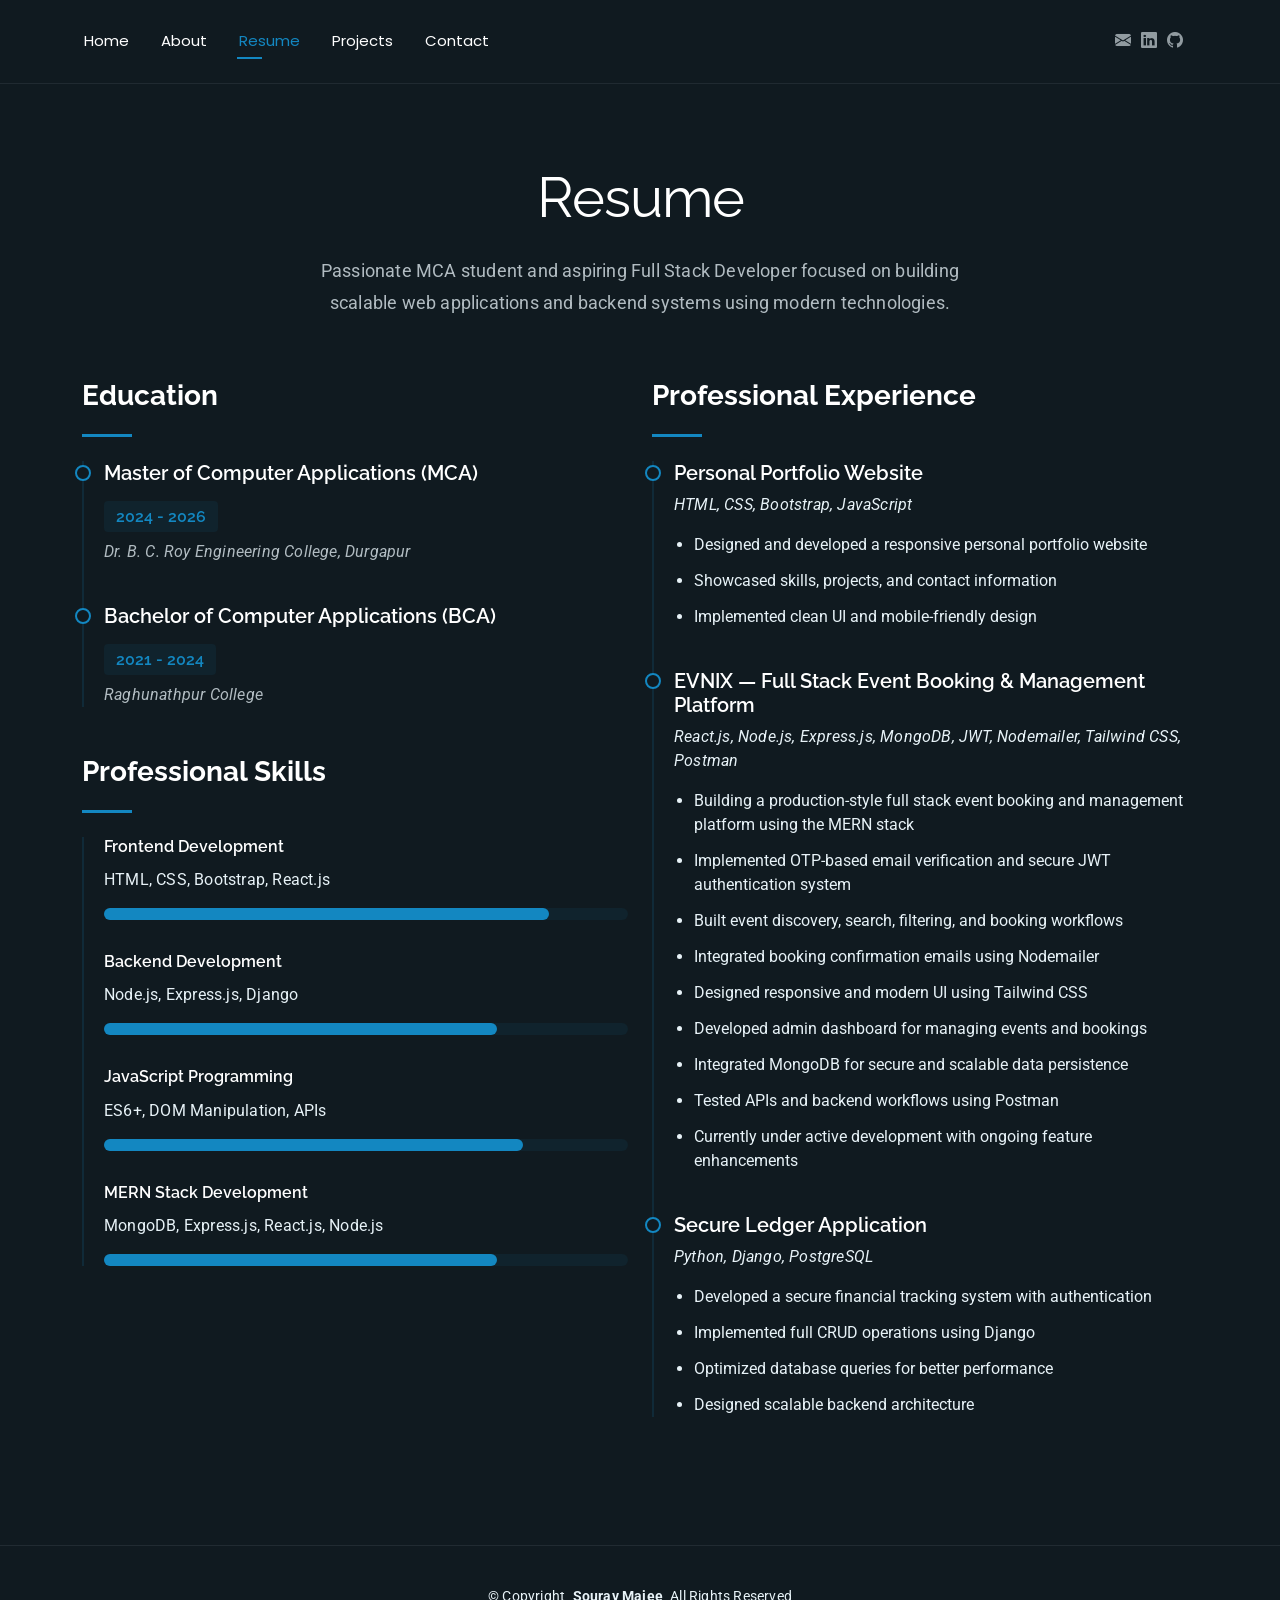
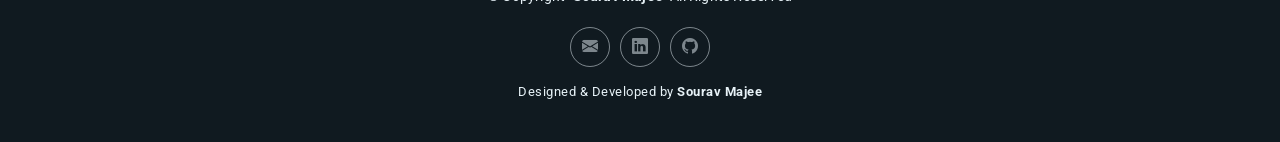
<file: resume.html>
<!DOCTYPE html>
<html lang="en">

<head>
  <meta charset="utf-8">
  <meta content="width=device-width, initial-scale=1.0" name="viewport">
  <title>Sourav Majee | Full Stack Developer Resume</title>
  <meta name="description"
    content="Resume of Sourav Majee - MCA student and aspiring Full Stack Developer skilled in MERN Stack, React.js, Node.js, MongoDB, Django, and backend development.">
  <meta name="keywords" content="">

  <!-- Favicons -->
<link rel="icon" type="image/png" href="assets/img/favicon.png">

  <!-- Fonts -->
  <link href="https://fonts.googleapis.com" rel="preconnect">
  <link href="https://fonts.gstatic.com" rel="preconnect" crossorigin>
  <link
    href="https://fonts.googleapis.com/css2?family=Roboto:ital,wght@0,100;0,300;0,400;0,500;0,700;0,900;1,100;1,300;1,400;1,500;1,700;1,900&family=Poppins:ital,wght@0,100;0,200;0,300;0,400;0,500;0,600;0,700;0,800;0,900;1,100;1,200;1,300;1,400;1,500;1,600;1,700;1,800;1,900&family=Raleway:ital,wght@0,100;0,200;0,300;0,400;0,500;0,600;0,700;0,800;0,900;1,100;1,200;1,300;1,400;1,500;1,600;1,700;1,800;1,900&display=swap"
    rel="stylesheet">

  <!-- Vendor CSS Files -->
  <link href="assets/vendor/bootstrap/css/bootstrap.min.css" rel="stylesheet">
  <link href="assets/vendor/bootstrap-icons/bootstrap-icons.css" rel="stylesheet">
  <link href="assets/vendor/aos/aos.css" rel="stylesheet">
  <link href="assets/vendor/swiper/swiper-bundle.min.css" rel="stylesheet">
  <link href="assets/vendor/glightbox/css/glightbox.min.css" rel="stylesheet">

  <!-- Main CSS File -->
  <link href="assets/css/main.css" rel="stylesheet">

</head>

<body class="resume-page">

  <header id="header" class="header d-flex align-items-center light-background sticky-top">
    <div class="container position-relative d-flex align-items-center justify-content-between">

      <nav id="navmenu" class="navmenu">
        <ul>
          <li><a href="index.html">Home</a></li>
          <li><a href="about.html">About</a></li>
          <li><a href="resume.html" class="active">Resume</a></li>
          <li><a href="projects.html">Projects</a></li>
          <li><a href="contact.html">Contact</a></li>
        </ul>
        <i class="mobile-nav-toggle d-xl-none bi bi-list"></i>
      </nav>

      <div class="header-social-links">

        <a href="mailto:majeesourav.mca@gmail.com">
          <i class="bi bi-envelope-fill"></i>
        </a>

        <a href="https://linkedin.com/in/sourav-majee-235033311" target="_blank" rel="noopener">
          <i class="bi bi-linkedin"></i>
        </a>

        <a href="https://github.com/sourav-majee" target="_blank" rel="noopener">
          <i class="bi bi-github"></i>
        </a>

      </div>

    </div>
  </header>

  <main class="main">

    <!-- Resume Section -->
    <section id="resume" class="resume section">

      <!-- Section Title -->
      <div class="container section-title" data-aos="fade-up">
        <h2>Resume</h2>
        <p>
          Passionate MCA student and aspiring Full Stack Developer focused on building scalable web applications and
          backend systems using modern technologies.
        </p>
      </div><!-- End Section Title -->

      <div class="container" data-aos="fade-up" data-aos-delay="100">

        <div class="row">
          <div class="col-lg-6">

            <!-- Education Section -->
            <div class="resume-item" data-aos="fade-up">
              <h3 class="resume-title">Education</h3>

              <div class="resume-content">
                <article class="education-item">
                  <h4>Master of Computer Applications (MCA)</h4>
                  <h5>2024 - 2026</h5>
                  <p class="institution"><em>Dr. B. C. Roy Engineering College, Durgapur</em></p>
                </article>

                <article class="education-item">
                  <h4>Bachelor of Computer Applications (BCA)</h4>
                  <h5>2021 - 2024</h5>
                  <p class="institution"><em>Raghunathpur College</em></p>
                </article>
              </div>
            </div><!-- End Education Section -->

            <!-- Professional Skills Section -->
            <div class="resume-item skills-animation" data-aos="fade-up">
              <h3 class="resume-title">Professional Skills</h3>

              <div class="resume-content">
                <div class="skill-item">
                  <h4>Frontend Development</h4>
                  <p>HTML, CSS, Bootstrap, React.js</p>
                  <div class="progress">
                    <div class="progress-bar" role="progressbar" aria-valuenow="85" aria-valuemin="0"
                      aria-valuemax="100"></div>
                  </div>
                </div>

                <div class="skill-item">
                  <h4>Backend Development</h4>
                  <p>Node.js, Express.js, Django</p>
                  <div class="progress">
                    <div class="progress-bar" role="progressbar" aria-valuenow="75" aria-valuemin="0"
                      aria-valuemax="100"></div>
                  </div>
                </div>

                <div class="skill-item">
                  <h4>JavaScript Programming</h4>
                  <p>ES6+, DOM Manipulation, APIs</p>
                  <div class="progress">
                    <div class="progress-bar" role="progressbar" aria-valuenow="80" aria-valuemin="0"
                      aria-valuemax="100"></div>
                  </div>
                </div>

                <div class="skill-item">
                  <h4>MERN Stack Development</h4>
                  <p>MongoDB, Express.js, React.js, Node.js</p>
                  <div class="progress">
                    <div class="progress-bar" role="progressbar" aria-valuenow="75" aria-valuemin="0"
                      aria-valuemax="100"></div>
                  </div>
                </div>
              </div>
            </div><!-- End Professional Skills Section -->
          </div>

          <div class="col-lg-6">
            <!-- Experience Section -->
            <div class="resume-item" data-aos="fade-up" data-aos-delay="100">
              <h3 class="resume-title">Professional Experience</h3>

              <div class="resume-content">
                <article class="experience-item">
                  <h4>Personal Portfolio Website</h4>
                  <p><em>HTML, CSS, Bootstrap, JavaScript</em></p>
                  <ul>
                    <li>Designed and developed a responsive personal portfolio website</li>
                    <li>Showcased skills, projects, and contact information</li>
                    <li>Implemented clean UI and mobile-friendly design</li>
                  </ul>
                </article>

                <article class="experience-item">
                  <h4>EVNIX — Full Stack Event Booking & Management Platform</h4>

                  <p>
                    <em>
                      React.js, Node.js, Express.js, MongoDB, JWT, Nodemailer, Tailwind CSS, Postman
                    </em>
                  </p>

                  <ul>
                    <li>
                      Building a production-style full stack event booking and management platform using the MERN stack
                    </li>

                    <li>Implemented OTP-based email verification and secure JWT authentication system</li>

                    <li>Built event discovery, search, filtering, and booking workflows</li>

                    <li>Integrated booking confirmation emails using Nodemailer</li>

                    <li>Designed responsive and modern UI using Tailwind CSS</li>

                    <li>Developed admin dashboard for managing events and bookings</li>

                    <li>Integrated MongoDB for secure and scalable data persistence</li>

                    <li>Tested APIs and backend workflows using Postman</li>

                    <li>Currently under active development with ongoing feature enhancements</li>
                  </ul>
                </article>

                <article class="experience-item">
                  <h4>Secure Ledger Application</h4>
                  <p><em>Python, Django, PostgreSQL</em></p>
                  <ul>
                    <li>Developed a secure financial tracking system with authentication</li>
                    <li>Implemented full CRUD operations using Django</li>
                    <li>Optimized database queries for better performance</li>
                    <li>Designed scalable backend architecture</li>
                  </ul>
                </article>

              </div>
            </div><!-- End Experience Section -->
          </div>
        </div>

      </div>

    </section><!-- /Resume Section -->

  </main>

  <footer id="footer" class="footer">

    <div class="container">
      <div class="copyright text-center ">
        <p>© <span>Copyright</span> <strong class="px-1 sitename">Sourav Majee</strong> <span>All Rights
            Reserved<br></span>
        </p>
      </div>
      <div class="social-links d-flex justify-content-center">

        <a href="mailto:majeesourav.mca@gmail.com">
          <i class="bi bi-envelope-fill"></i>
        </a>

        <a href="https://linkedin.com/in/sourav-majee-235033311" target="_blank" rel="noopener">
          <i class="bi bi-linkedin"></i>
        </a>

        <a href="https://github.com/sourav-majee" target="_blank" rel="noopener">
          <i class="bi bi-github"></i>
        </a>

      </div>
      <div class="credits">
        Designed & Developed by <strong>Sourav Majee</strong>
      </div>
    </div>

  </footer>

  <!-- Scroll Top -->
  <a href="#" id="scroll-top" class="scroll-top d-flex align-items-center justify-content-center"><i
      class="bi bi-arrow-up-short"></i></a>

  <!-- Preloader -->
  <div id="preloader"></div>

  <!-- Vendor JS Files -->
  <script src="assets/vendor/bootstrap/js/bootstrap.bundle.min.js"></script>
  <script src="assets/vendor/php-email-form/validate.js"></script>
  <script src="assets/vendor/aos/aos.js"></script>
  <script src="assets/vendor/typed.js/typed.umd.js"></script>
  <script src="assets/vendor/waypoints/noframework.waypoints.js"></script>
  <script src="assets/vendor/purecounter/purecounter_vanilla.js"></script>
  <script src="assets/vendor/swiper/swiper-bundle.min.js"></script>
  <script src="assets/vendor/imagesloaded/imagesloaded.pkgd.min.js"></script>
  <script src="assets/vendor/isotope-layout/isotope.pkgd.min.js"></script>
  <script src="assets/vendor/glightbox/js/glightbox.min.js"></script>

  <!-- Main JS File -->
  <script src="assets/js/main.js"></script>

</body>

</html>
</file>
<file: assets/css/main.css>
:root {
  --default-font: "Roboto",  system-ui, -apple-system, "Segoe UI", Roboto, "Helvetica Neue", Arial, "Noto Sans", "Liberation Sans", sans-serif, "Apple Color Emoji", "Segoe UI Emoji", "Segoe UI Symbol", "Noto Color Emoji";
  --heading-font: "Raleway",  sans-serif;
  --nav-font: "Poppins",  sans-serif;
}

/* Global Colors - The following color variables are used throughout the website. Updating them here will change the color scheme of the entire website */
:root { 
  --background-color: #101a20; /* Background color for the entire website, including individual sections */
  --default-color: #e7f2f7; /* Default color used for the majority of the text content across the entire website */
  --heading-color: #ffffff; /* Color for headings, subheadings and title throughout the website */
  --accent-color: #1387c1; /* Accent color that represents your brand on the website. It's used for buttons, links, and other elements that need to stand out */
  --surface-color: #141f26; /* The surface color is used as a background of boxed elements within sections, such as cards, icon boxes, or other elements that require a visual separation from the global background. */
  --contrast-color: #ffffff; /* Contrast color for text, ensuring readability against backgrounds of accent, heading, or default colors. */
}

/* Nav Menu Colors - The following color variables are used specifically for the navigation menu. They are separate from the global colors to allow for more customization options */
:root {
  --nav-color: #ffffff;  /* The default color of the main navmenu links */
  --nav-hover-color: #1387c1; /* Applied to main navmenu links when they are hovered over or active */
  --nav-mobile-background-color: #213642; /* Used as the background color for mobile navigation menu */
  --nav-dropdown-background-color: #051117; /* Used as the background color for dropdown items that appear when hovering over primary navigation items */
  --nav-dropdown-color: #e7f2f7; /* Used for navigation links of the dropdown items in the navigation menu. */
  --nav-dropdown-hover-color: #1387c1; /* Similar to --nav-hover-color, this color is applied to dropdown navigation links when they are hovered over. */
}

/* Color Presets - These classes override global colors when applied to any section or element, providing reuse of the sam color scheme. */

.light-background {
  --background-color: #142027;
  --surface-color: #325264;
}

.dark-background {
  --background-color: #0b1419;
  --default-color: #ffffff;
  --heading-color: #ffffff;
  --surface-color: #252525;
  --contrast-color: #ffffff;
}

/* Smooth scroll */
:root {
  scroll-behavior: smooth;
}

/*--------------------------------------------------------------
# General Styling & Shared Classes
--------------------------------------------------------------*/
body {
  color: var(--default-color);
  background-color: var(--background-color);
  font-family: var(--default-font);
}

a {
  color: var(--accent-color);
  text-decoration: none;
  transition: 0.3s;
}

a:hover {
  color: color-mix(in srgb, var(--accent-color), transparent 25%);
  text-decoration: none;
}

h1,
h2,
h3,
h4,
h5,
h6 {
  color: var(--heading-color);
  font-family: var(--heading-font);
}

/* PHP Email Form Messages
------------------------------*/
.php-email-form .error-message {
  display: none;
  background: #df1529;
  color: #ffffff;
  text-align: left;
  padding: 15px;
  margin-bottom: 24px;
  font-weight: 600;
}

.php-email-form .sent-message {
  display: none;
  color: #ffffff;
  background: #059652;
  text-align: center;
  padding: 15px;
  margin-bottom: 24px;
  font-weight: 600;
}

.php-email-form .loading {
  display: none;
  background: var(--surface-color);
  text-align: center;
  padding: 15px;
  margin-bottom: 24px;
}

.php-email-form .loading:before {
  content: "";
  display: inline-block;
  border-radius: 50%;
  width: 24px;
  height: 24px;
  margin: 0 10px -6px 0;
  border: 3px solid var(--accent-color);
  border-top-color: var(--surface-color);
  animation: php-email-form-loading 1s linear infinite;
}

@keyframes php-email-form-loading {
  0% {
    transform: rotate(0deg);
  }

  100% {
    transform: rotate(360deg);
  }
}

/*--------------------------------------------------------------
# Global Header
--------------------------------------------------------------*/
.header {
  --background-color: rgba(255, 255, 255, 0);
  color: var(--default-color);
  background-color: var(--background-color);
  padding: 15px 0;
  transition: all 0.5s;
  z-index: 997;
  border-bottom: 1px solid color-mix(in srgb, var(--default-color), transparent 92%);
}

.header .logo {
  line-height: 1;
}

.header .logo img {
  max-height: 36px;
  margin-right: 8px;
}

.header .logo h1 {
  font-size: 32px;
  margin: 0;
  font-weight: 400;
  color: var(--heading-color);
}

.header .header-social-links {
  padding-right: 15px;
}

.header .header-social-links a {
  color: color-mix(in srgb, var(--default-color), transparent 40%);
  padding-left: 6px;
  display: inline-block;
  transition: 0.3s;
  font-size: 16px;
}

.header .header-social-links a:hover {
  color: var(--default-color);
}

.header .header-social-links a i {
  line-height: 0px;
}

@media (max-width: 1200px) {
  .header .logo {
    order: 1;
  }

  .header .header-social-links {
    order: 2;
  }

  .header .navmenu {
    order: 3;
  }
}

/* Global Header on Scroll
------------------------------*/
.scrolled .header {
  --background-color: rgba(16, 26, 32, 0.9);
}

/*--------------------------------------------------------------
# Navigation Menu
--------------------------------------------------------------*/
/* Desktop Navigation */
@media (min-width: 1200px) {
  .navmenu {
    padding: 0;
  }

  .navmenu ul {
    margin: 0;
    padding: 0;
    display: flex;
    list-style: none;
    align-items: center;
  }

  .navmenu li {
    position: relative;
  }

  .navmenu>ul>li {
    white-space: nowrap;
    padding: 15px 28px 15px 0;
  }

  .navmenu>ul>li:last-child {
    padding-right: 0;
  }

  .navmenu a,
  .navmenu a:focus {
    color: var(--nav-color);
    font-size: 15px;
    padding: 0 2px;
    font-family: var(--nav-font);
    font-weight: 400;
    display: flex;
    align-items: center;
    justify-content: space-between;
    white-space: nowrap;
    transition: 0.3s;
    position: relative;
  }

  .navmenu a i,
  .navmenu a:focus i {
    font-size: 12px;
    line-height: 0;
    margin-left: 5px;
    transition: 0.3s;
  }

  .navmenu>ul>li>a:before {
    content: "";
    position: absolute;
    height: 2px;
    bottom: -6px;
    left: 0;
    background-color: var(--nav-hover-color);
    visibility: hidden;
    width: 0px;
    transition: all 0.3s ease-in-out 0s;
  }

  .navmenu a:hover:before,
  .navmenu li:hover>a:before,
  .navmenu .active:before {
    visibility: visible;
    width: 25px;
  }

  .navmenu li:hover>a,
  .navmenu .active,
  .navmenu .active:focus {
    color: var(--nav-hover-color);
  }

  .navmenu .dropdown ul {
    margin: 0;
    padding: 10px 0;
    background: var(--nav-dropdown-background-color);
    display: block;
    position: absolute;
    visibility: hidden;
    left: -5px;
    top: 130%;
    opacity: 0;
    transition: 0.3s;
    border-radius: 4px;
    z-index: 99;
    box-shadow: 0px 0px 30px rgba(0, 0, 0, 0.1);
  }

  .navmenu .dropdown ul li {
    min-width: 200px;
  }

  .navmenu .dropdown ul a {
    padding: 10px 20px;
    font-size: 15px;
    text-transform: none;
    color: var(--nav-dropdown-color);
  }

  .navmenu .dropdown ul a i {
    font-size: 12px;
  }

  .navmenu .dropdown ul a:hover,
  .navmenu .dropdown ul .active:hover,
  .navmenu .dropdown ul li:hover>a {
    color: var(--nav-dropdown-hover-color);
  }

  .navmenu .dropdown:hover>ul {
    opacity: 1;
    top: 100%;
    visibility: visible;
  }

  .navmenu .dropdown .dropdown ul {
    top: 0;
    left: -90%;
    visibility: hidden;
  }

  .navmenu .dropdown .dropdown:hover>ul {
    opacity: 1;
    top: 0;
    left: -100%;
    visibility: visible;
  }
}

/* Mobile Navigation */
@media (max-width: 1199px) {
  .mobile-nav-toggle {
    color: var(--nav-color);
    font-size: 28px;
    line-height: 0;
    margin-right: 10px;
    cursor: pointer;
    transition: color 0.3s;
  }

  .navmenu {
    padding: 0;
    z-index: 9997;
  }

  .navmenu ul {
    display: none;
    list-style: none;
    position: absolute;
    inset: 60px 20px 20px 20px;
    padding: 10px 0;
    margin: 0;
    border-radius: 6px;
    background-color: var(--nav-mobile-background-color);
    border: 1px solid color-mix(in srgb, var(--default-color), transparent 90%);
    box-shadow: none;
    overflow-y: auto;
    transition: 0.3s;
    z-index: 9998;
  }

  .navmenu a,
  .navmenu a:focus {
    color: var(--nav-dropdown-color);
    padding: 10px 20px;
    font-family: var(--nav-font);
    font-size: 17px;
    font-weight: 500;
    display: flex;
    align-items: center;
    justify-content: space-between;
    white-space: nowrap;
    transition: 0.3s;
  }

  .navmenu a i,
  .navmenu a:focus i {
    font-size: 12px;
    line-height: 0;
    margin-left: 5px;
    width: 30px;
    height: 30px;
    display: flex;
    align-items: center;
    justify-content: center;
    border-radius: 50%;
    transition: 0.3s;
    background-color: color-mix(in srgb, var(--accent-color), transparent 90%);
  }

  .navmenu a i:hover,
  .navmenu a:focus i:hover {
    background-color: var(--accent-color);
    color: var(--contrast-color);
  }

  .navmenu a:hover,
  .navmenu .active,
  .navmenu .active:focus {
    color: var(--nav-dropdown-hover-color);
  }

  .navmenu .active i,
  .navmenu .active:focus i {
    background-color: var(--accent-color);
    color: var(--contrast-color);
    transform: rotate(180deg);
  }

  .navmenu .dropdown ul {
    position: static;
    display: none;
    z-index: 99;
    padding: 10px 0;
    margin: 10px 20px;
    background-color: var(--nav-dropdown-background-color);
    transition: all 0.5s ease-in-out;
  }

  .navmenu .dropdown ul ul {
    background-color: rgba(33, 37, 41, 0.1);
  }

  .navmenu .dropdown>.dropdown-active {
    display: block;
    background-color: rgba(33, 37, 41, 0.03);
  }

  .mobile-nav-active {
    overflow: hidden;
  }

  .mobile-nav-active .mobile-nav-toggle {
    color: #fff;
    position: absolute;
    font-size: 32px;
    top: 15px;
    right: 15px;
    margin-right: 0;
    z-index: 9999;
  }

  .mobile-nav-active .navmenu {
    position: fixed;
    overflow: hidden;
    inset: 0;
    background: rgba(33, 37, 41, 0.8);
    transition: 0.3s;
  }

  .mobile-nav-active .navmenu>ul {
    display: block;
  }
}

/*--------------------------------------------------------------
# Global Footer
--------------------------------------------------------------*/
.footer {
  color: var(--default-color);
  background-color: var(--background-color);
  font-size: 14px;
  padding: 40px 0;
  position: relative;
  border-top: 1px solid color-mix(in srgb, var(--default-color), transparent 92%);
}

.footer .copyright p {
  margin-bottom: 0;
}

.footer .social-links {
  margin-top: 20px;
}

.footer .social-links a {
  display: flex;
  align-items: center;
  justify-content: center;
  width: 40px;
  height: 40px;
  border-radius: 50%;
  border: 1px solid color-mix(in srgb, var(--default-color), transparent 50%);
  font-size: 16px;
  color: color-mix(in srgb, var(--default-color), transparent 50%);
  margin: 0 5px;
  transition: 0.3s;
}

.footer .social-links a:hover {
  color: var(--accent-color);
  border-color: var(--accent-color);
}

.footer .credits {
  margin-top: 10px;
  font-size: 13px;
  text-align: center;
}

/*--------------------------------------------------------------
# Preloader
--------------------------------------------------------------*/
#preloader {
  position: fixed;
  inset: 0;
  z-index: 9999;
  overflow: hidden;
  background-color: var(--background-color);
  transition: all 0.6s ease-out;
  width: 100%;
  height: 100vh;
}

#preloader:before,
#preloader:after {
  content: "";
  position: absolute;
  border: 4px solid var(--accent-color);
  border-radius: 50%;
  animation: animate-preloader 2s cubic-bezier(0, 0.2, 0.8, 1) infinite;
}

#preloader:after {
  animation-delay: -0.5s;
}

@keyframes animate-preloader {
  0% {
    width: 10px;
    height: 10px;
    top: calc(50% - 5px);
    left: calc(50% - 5px);
    opacity: 1;
  }

  100% {
    width: 72px;
    height: 72px;
    top: calc(50% - 36px);
    left: calc(50% - 36px);
    opacity: 0;
  }
}

/*--------------------------------------------------------------
# Scroll Top Button
--------------------------------------------------------------*/
.scroll-top {
  position: fixed;
  visibility: hidden;
  opacity: 0;
  right: 15px;
  bottom: -15px;
  z-index: 99999;
  background-color: var(--accent-color);
  width: 44px;
  height: 44px;
  border-radius: 50px;
  transition: all 0.4s;
}

.scroll-top i {
  font-size: 24px;
  color: var(--contrast-color);
  line-height: 0;
}

.scroll-top:hover {
  background-color: color-mix(in srgb, var(--accent-color), transparent 20%);
  color: var(--contrast-color);
}

.scroll-top.active {
  visibility: visible;
  opacity: 1;
  bottom: 15px;
}

/*--------------------------------------------------------------
# Disable aos animation delay on mobile devices
--------------------------------------------------------------*/
@media screen and (max-width: 768px) {
  [data-aos-delay] {
    transition-delay: 0 !important;
  }
}

/*--------------------------------------------------------------
# Global Page Titles & Breadcrumbs
--------------------------------------------------------------*/
.page-title {
  color: var(--default-color);
  background-color: var(--background-color);
  position: relative;
}

.page-title .heading {
  padding: 80px 0;
  border-top: 1px solid color-mix(in srgb, var(--default-color), transparent 90%);
}

.page-title .heading h1 {
  font-size: 38px;
  font-weight: 700;
}

.page-title nav {
  background-color: color-mix(in srgb, var(--default-color), transparent 96%);
  padding: 20px 0;
}

.page-title nav ol {
  display: flex;
  flex-wrap: wrap;
  list-style: none;
  padding: 0;
  margin: 0;
  font-size: 16px;
  font-weight: 400;
}

.page-title nav ol li+li {
  padding-left: 10px;
}

.page-title nav ol li+li::before {
  content: "/";
  display: inline-block;
  padding-right: 10px;
  color: color-mix(in srgb, var(--default-color), transparent 70%);
}

/*--------------------------------------------------------------
# Global Sections
--------------------------------------------------------------*/
section,
.section {
  color: var(--default-color);
  background-color: var(--background-color);
  padding: 60px 0;
  scroll-margin-top: 100px;
  overflow: clip;
}

@media (max-width: 1199px) {

  section,
  .section {
    scroll-margin-top: 66px;
  }
}

/*--------------------------------------------------------------
# Global Section Titles
--------------------------------------------------------------*/
.section-title {
  text-align: center;
  padding-bottom: 60px;
  position: relative;
}

.section-title h2 {
  font-size: 3.5rem;
  font-weight: 400;
  line-height: 1.2;
  color: var(--heading-color);
  margin-bottom: 1.5rem;
  letter-spacing: -1px;
}

@media (max-width: 768px) {
  .section-title h2 {
    font-size: 2.5rem;
  }
}

.section-title p {
  font-size: 1.125rem;
  line-height: 1.8;
  color: color-mix(in srgb, var(--default-color), transparent 25%);
  max-width: 900px;
  margin: 0 auto;
  text-wrap: balance;
}

/*--------------------------------------------------------------
# Hero Section
--------------------------------------------------------------*/
.hero {
  padding: 80px 0;
  min-height: 100vh;
  display: flex;
  align-items: center;
}

.hero .hero-content h1 {
  font-size: 3.5rem;
  font-weight: 700;
  margin-bottom: 1rem;
  line-height: 1.2;
}

.hero .hero-content h1 .highlight {
  color: var(--accent-color);
  position: relative;
}

.hero .hero-content h1 .highlight::after {
  content: "";
  position: absolute;
  bottom: 0;
  left: 0;
  width: 100%;
  height: 3px;
  background: linear-gradient(90deg, var(--accent-color), color-mix(in srgb, var(--accent-color), transparent 50%));
  border-radius: 2px;
}

@media (max-width: 768px) {
  .hero .hero-content h1 {
    font-size: 2.5rem;
  }
}

.hero .hero-content h2 {
  font-size: 1.5rem;
  font-weight: 400;
  margin-bottom: 2rem;
  color: color-mix(in srgb, var(--default-color), transparent 20%);
}

.hero .hero-content h2 .typed {
  color: var(--accent-color);
  font-weight: 600;
}

@media (max-width: 768px) {
  .hero .hero-content h2 {
    font-size: 1.25rem;
  }
}

.hero .hero-content p {
  font-size: 1.1rem;
  line-height: 1.6;
  margin-bottom: 2.5rem;
  color: color-mix(in srgb, var(--default-color), transparent 30%);
}

.hero .hero-actions {
  display: flex;
  gap: 1rem;
  margin-bottom: 3rem;
}

.hero .hero-actions .btn {
  padding: 12px 30px;
  border-radius: 50px;
  font-weight: 600;
  text-decoration: none;
  transition: all 0.3s ease;
  border: 2px solid;
}

.hero .hero-actions .btn.btn-primary {
  background: var(--accent-color);
  color: var(--contrast-color);
  border-color: var(--accent-color);
}

.hero .hero-actions .btn.btn-primary:hover {
  background: color-mix(in srgb, var(--accent-color), black 15%);
  border-color: color-mix(in srgb, var(--accent-color), black 15%);
  transform: translateY(-2px);
}

.hero .hero-actions .btn.btn-outline {
  background: transparent;
  color: var(--accent-color);
  border-color: var(--accent-color);
}

.hero .hero-actions .btn.btn-outline:hover {
  transform: translateY(-2px);
}

@media (max-width: 576px) {
  .hero .hero-actions {
    flex-direction: column;
  }

  .hero .hero-actions .btn {
    text-align: center;
  }
}

.hero .social-links {
  display: flex;
  gap: 1rem;
}

.hero .social-links a {
  width: 45px;
  height: 45px;
  background: var(--surface-color);
  border-radius: 50%;
  display: flex;
  align-items: center;
  justify-content: center;
  color: var(--default-color);
  font-size: 1.2rem;
  transition: all 0.3s ease;
}

.hero .social-links a:hover {
  background: var(--accent-color);
  color: var(--contrast-color);
  transform: translateY(-3px);
  box-shadow: 0 8px 25px color-mix(in srgb, var(--accent-color), transparent 70%);
}

.hero .hero-image {
  position: relative;
}

.hero .hero-image .image-wrapper {
  position: relative;
  max-width: 450px;
  margin: 0 auto;
}

.hero .hero-image .image-wrapper img {
  border-radius: 20px;
  box-shadow: 0 5px 15px color-mix(in srgb, var(--default-color), transparent 95%);
  transition: transform 0.3s ease;
}

.hero .hero-image .image-wrapper img:hover {
  transform: scale(1.02);
}

.hero .hero-image .floating-elements {
  position: absolute;
  top: 0;
  left: 0;
  right: 0;
  bottom: 0;
  pointer-events: none;
}

.hero .hero-image .floating-elements .floating-card {
  position: absolute;
  background: var(--surface-color);
  padding: 15px 20px;
  border-radius: 15px;
  box-shadow: 0 10px 30px color-mix(in srgb, var(--default-color), transparent 90%);
  display: flex;
  align-items: center;
  gap: 10px;
  font-weight: 600;
  animation: float 3s ease-in-out infinite;
}

.hero .hero-image .floating-elements .floating-card i {
  font-size: 1.5rem;
  color: var(--accent-color);
}

.hero .hero-image .floating-elements .floating-card.design {
  top: 10%;
  right: -10%;
  animation-delay: 0s;
}

.hero .hero-image .floating-elements .floating-card.code {
  bottom: 30%;
  left: -15%;
  animation-delay: 1s;
}

.hero .hero-image .floating-elements .floating-card.creativity {
  top: 60%;
  right: -5%;
  animation-delay: 2s;
}

@media (max-width: 992px) {
  .hero .hero-image .floating-elements .floating-card {
    display: none;
  }
}

@keyframes float {

  0%,
  100% {
    transform: translateY(0px);
  }

  50% {
    transform: translateY(-10px);
  }
}

@media (max-width: 992px) {
  .hero .hero-content {
    text-align: center;
    margin-bottom: 3rem;
  }
}

/*--------------------------------------------------------------
# About Section
--------------------------------------------------------------*/
.about .intro-content .eyebrow {
  display: inline-block;
  letter-spacing: 0.12em;
  text-transform: uppercase;
  font-size: 12px;
  color: color-mix(in srgb, var(--default-color), transparent 40%);
  margin-bottom: 16px;
}

.about .intro-content .headline {
  font-family: var(--heading-font);
  font-weight: 300;
  line-height: 1.2;
  font-size: clamp(28px, 4vw, 44px);
  margin: 0 0 24px 0;
}

.about .intro-content .lead {
  font-size: 18px;
  line-height: 1.8;
  color: color-mix(in srgb, var(--default-color), transparent 10%);
  margin-bottom: 24px;
}

.about .intro-content p {
  line-height: 1.8;
  margin-bottom: 24px;
  color: color-mix(in srgb, var(--default-color), transparent 5%);
}

.about .intro-content .cta-group {
  display: flex;
  gap: 24px;
  align-items: center;
  margin-top: 24px;
}

.about .intro-content .cta-group .btn-ghost {
  display: inline-flex;
  align-items: center;
  gap: 8px;
  padding: 12px 18px;
  border-radius: 6px;
  color: var(--accent-color);
  background: color-mix(in srgb, var(--accent-color), transparent 92%);
  border: 1px solid color-mix(in srgb, var(--accent-color), transparent 70%);
  transition: 0.3s ease-in-out;
}

.about .intro-content .cta-group .btn-ghost:hover,
.about .intro-content .cta-group .btn-ghost:focus {
  color: var(--contrast-color);
  background: var(--accent-color);
  border-color: var(--accent-color);
  outline: none;
  box-shadow: 0 0 0 3px color-mix(in srgb, var(--accent-color), transparent 70%);
}

.about .intro-content .cta-group .link-underline {
  display: inline-flex;
  align-items: center;
  gap: 8px;
  position: relative;
  color: var(--accent-color);
  padding-bottom: 4px;
  transition: 0.3s ease-in-out;
}

.about .intro-content .cta-group .link-underline::after {
  content: "";
  position: absolute;
  left: 0;
  right: 0;
  bottom: 0;
  height: 1px;
  background: color-mix(in srgb, var(--accent-color), transparent 40%);
  transform: scaleX(0.4);
  transform-origin: left;
  transition: 0.3s ease-in-out;
}

.about .intro-content .cta-group .link-underline:hover,
.about .intro-content .cta-group .link-underline:focus {
  color: color-mix(in srgb, var(--accent-color), transparent 10%);
  outline: none;
}

.about .intro-content .cta-group .link-underline:hover::after,
.about .intro-content .cta-group .link-underline:focus::after {
  transform: scaleX(1);
}

.about .profile-figure {
  margin: 0;
}

.about .profile-figure .profile-photo {
  width: 88%;
  max-width: 440px;
  border-radius: 18px;
  box-shadow: 0 10px 30px color-mix(in srgb, var(--default-color), transparent 92%);
  transform: translateY(0);
  transition: transform 0.3s ease-in-out;
}

.about .profile-figure .profile-caption {
  margin-top: 24px;
  display: flex;
  align-items: center;
  justify-content: center;
}

.about .profile-figure .profile-caption .meta {
  font-size: 14px;
  color: color-mix(in srgb, var(--default-color), transparent 20%);
}

.about .profile-figure .profile-caption .meta .funfact {
  font-size: 13px;
  margin-top: 4px;
  color: color-mix(in srgb, var(--default-color), transparent 35%);
}

.about .profile-figure:hover .profile-photo {
  transform: translateY(-4px);
}

.about .skill-item {
  padding: 24px;
  border-radius: 6px;
  transition: 0.3s ease-in-out;
  background: color-mix(in srgb, var(--surface-color), var(--accent-color) 2%);
  border: 1px solid color-mix(in srgb, var(--default-color), transparent 88%);
  height: 100%;
}

.about .skill-item i {
  font-size: 24px;
  color: var(--accent-color);
  margin-bottom: 16px;
  display: inline-block;
}

.about .skill-item h3 {
  font-size: 16px;
  margin-bottom: 6px;
  font-weight: 500;
}

.about .skill-item p {
  margin: 0;
  font-size: 14px;
  color: color-mix(in srgb, var(--default-color), transparent 25%);
}

.about .skill-item:hover {
  transform: translateY(-3px);
  border-color: color-mix(in srgb, var(--accent-color), transparent 60%);
  box-shadow: 0 10px 30px color-mix(in srgb, var(--default-color), transparent 92%);
}

.about .timeline-item {
  position: relative;
  padding-left: 26px;
  margin-bottom: 35px;
  transition: all 0.3s ease;
}

.about .timeline-item:hover {
  transform: translateY(-4px);
}

.about .timeline-item time {
  display: inline-block;
  font-size: 12px;
  letter-spacing: 0.08em;
  text-transform: uppercase;
  color: color-mix(in srgb, var(--default-color), transparent 45%);
  margin-bottom: 6px;
}

.about .timeline-item h4 {
  font-size: 20px;
  font-weight: 500;
  margin: 0 0 8px;
  transition: color 0.3s ease;
}

.about .timeline-item:hover h4 {
  color: var(--accent-color);
}

.about .timeline-item p {
  font-size: 15px;
  line-height: 1.7;
  color: color-mix(in srgb, var(--default-color), transparent 25%);
  margin: 0;
}

.about .timeline-item .dot {
  position: absolute;
  left: 0;
  top: 6px;
  width: 10px;
  height: 10px;
  border-radius: 50%;
  background: var(--accent-color);
  box-shadow: 0 0 0 6px color-mix(in srgb, var(--accent-color), transparent 80%);
  transition: all 0.3s ease;
}

.about .timeline-item:hover .dot {
  transform: scale(1.2);
  box-shadow: 0 0 0 8px color-mix(in srgb, var(--accent-color), transparent 85%);
}
/* Remove huge gap before Skills section */
.about .personal-quote {
  padding-top: 20px;
}

.skills.section {
  padding-top: 0 !important;
}

.about .personal-quote p {
  font-family: var(--heading-font);
  font-weight: 300;
  font-size: clamp(20px, 3vw, 28px);
  line-height: 1.5;
  color: color-mix(in srgb, var(--default-color), transparent 5%);
  margin: 0 auto;
  max-width: 800px;
}

.about .fact-pill {
  display: flex;
  align-items: center;
  justify-content: center;
  gap: 10px;
  padding: 10px 14px;
  border-radius: 999px;
  border: 1px solid color-mix(in srgb, var(--default-color), transparent 85%);
  background: var(--surface-color);
  color: color-mix(in srgb, var(--default-color), transparent 10%);
  transition: 0.3s ease-in-out;
}

.about .fact-pill i {
  color: var(--accent-color);
}

.about .fact-pill span {
  font-size: 14px;
}

.about .fact-pill:hover {
  transform: translateY(-2px);
  border-color: color-mix(in srgb, var(--accent-color), transparent 60%);
  box-shadow: 0 10px 30px color-mix(in srgb, var(--default-color), transparent 92%);
}

.about .fact-pill:focus-within {
  box-shadow: 0 0 0 3px color-mix(in srgb, var(--accent-color), transparent 70%);
}

@media (max-width: 992px) {
  .about .profile-figure {
    text-align: center !important;
  }

  .about .profile-figure .profile-photo {
    width: 72%;
  }

  .about .intro-content .cta-group {
    flex-wrap: wrap;
  }
}

@media (max-width: 576px) {
  .about .profile-figure .profile-photo {
    width: 100%;
  }
}

/*--------------------------------------------------------------
# Skills Section
--------------------------------------------------------------*/
.skills .skill-box {
  background-color: var(--surface-color);
  height: 100%;
  display: flex;
  flex-direction: column;
  justify-content: space-between;
  padding: 2rem;
  border-radius: 8px;
  box-shadow: 0 0 20px rgba(0, 0, 0, 0.05);
}

.skills .skill-box h3 {
  font-size: 1.2rem;
  margin-bottom: 1rem;
  font-weight: 600;
}

.skills .skill-box p {
  font-size: 0.9rem;
  margin-bottom: 0.8rem;
  opacity: 0.6;
}

.skills .skill-box .progress {
  background-color: color-mix(in srgb, var(--accent-color), transparent 85%);
  border-radius: 50px;
  height: 8px;
  margin-top: 5px;
  overflow: hidden;
}

.skills .skill-box .progress .progress-bar {
  background-color: var(--accent-color);
  height: 100%;
  position: relative;
  border-radius: 50px;
  transition: 0.9s;
  width: 1px;
}

/*--------------------------------------------------------------
# Stats Section
--------------------------------------------------------------*/
.stats .avatars {
  position: relative;
}

.stats .avatars img {
  width: 60px;
  height: 60px;
  border: 3px solid var(--accent-color);
  margin-right: -15px;
  transition: transform 0.3s ease;
}

.stats .avatars img:hover {
  transform: translateY(-5px);
  z-index: 2;
}

.stats .counters h2 {
  color: var(--heading-color);
  font-size: 48px;
  font-weight: 700;
  margin-bottom: 10px;
}

.stats .counters h2 span {
  display: inline-block;
}

.stats .counters p {
  color: var(--default-color);
  font-size: 18px;
  margin: 0;
  opacity: 0.9;
}

@media (max-width: 991px) {
  .stats .row {
    text-align: center;
  }

  .stats .avatars {
    justify-content: center;
    margin-bottom: 40px;
  }

  .stats .counters h2 {
    font-size: 36px;
  }

  .stats .counters p {
    font-size: 16px;
  }

  .stats .counters .col-md-4 {
    margin-bottom: 30px;
  }

  .stats .counters .col-md-4:last-child {
    margin-bottom: 0;
  }
}

@media (max-width: 576px) {
  .stats {
    padding: 60px 0;
  }

  .stats .avatars {
    flex-wrap: wrap;
    justify-content: center;
  }

  .stats .avatars img {
    margin: 0 -8px;
  }
}

/*--------------------------------------------------------------
# Testimonials Section
--------------------------------------------------------------*/
.testimonials .testimonials-carousel,
.testimonials .testimonials-slider {
  overflow: hidden;
}

.testimonials .testimonial-item .testimonial-content {
  border-left: 3px solid var(--accent-color);
  padding-left: 30px;
}

.testimonials .testimonial-item .testimonial-img {
  border-radius: 50%;
  border: 4px solid var(--background-color);
  margin: 0 auto;
}

.testimonials .testimonial-item h3 {
  font-size: 20px;
  font-weight: bold;
  margin: 10px 0 5px 0;
}

.testimonials .testimonial-item h4 {
  font-size: 14px;
  color: color-mix(in srgb, var(--default-color), transparent 40%);
  margin: 0 0 10px 0;
}

.testimonials .testimonial-item .stars i {
  color: #ffc107;
  margin: 0 1px;
}

.testimonials .testimonial-item .quote-icon-left,
.testimonials .testimonial-item .quote-icon-right {
  color: color-mix(in srgb, var(--accent-color), transparent 50%);
  font-size: 26px;
  line-height: 0;
}

.testimonials .testimonial-item .quote-icon-left {
  display: inline-block;
  left: -5px;
  position: relative;
}

.testimonials .testimonial-item .quote-icon-right {
  display: inline-block;
  right: -5px;
  position: relative;
  top: 10px;
  transform: scale(-1, -1);
}

.testimonials .testimonial-item p {
  font-style: italic;
}

.testimonials .swiper-wrapper {
  height: auto;
}

.testimonials .swiper-pagination {
  margin-top: 30px;
  position: relative;
}

.testimonials .swiper-pagination .swiper-pagination-bullet {
  width: 12px;
  height: 12px;
  background-color: color-mix(in srgb, var(--default-color), transparent 85%);
  opacity: 1;
}

.testimonials .swiper-pagination .swiper-pagination-bullet-active {
  background-color: var(--accent-color);
}

/*--------------------------------------------------------------
# Resume Section
--------------------------------------------------------------*/
.resume .resume-item {
  margin-bottom: 3rem;
}

.resume .resume-item .resume-title {
  font-size: 1.75rem;
  font-weight: 700;
  margin-bottom: 1.5rem;
  padding-bottom: 1.5rem;
  position: relative;
  color: var(--heading-color);
}

.resume .resume-item .resume-title::after {
  content: "";
  position: absolute;
  display: block;
  width: 50px;
  height: 3px;
  background: var(--accent-color);
  bottom: 0;
  left: 0;
}

.resume .resume-item .resume-content {
  padding-left: 1.25rem;
  border-left: 2px solid color-mix(in srgb, var(--accent-color), transparent 85%);
}

.resume .resume-item article {
  position: relative;
  margin-bottom: 2.5rem;
}

.resume .resume-item article::before {
  content: "";
  position: absolute;
  width: 16px;
  height: 16px;
  border-radius: 50%;
  left: -1.8rem;
  top: 0.25rem;
  background: var(--background-color);
  border: 2px solid var(--accent-color);
}

.resume .resume-item article h4 {
  font-size: 1.25rem;
  font-weight: 600;
  margin-bottom: 0.5rem;
  color: var(--heading-color);
}

.resume .resume-item article h5 {
  font-size: 1rem;
  background: color-mix(in srgb, var(--accent-color), transparent 92%);
  padding: 0.375rem 0.75rem;
  display: inline-block;
  font-weight: 600;
  margin: 0.5rem 0;
  color: var(--accent-color);
  border-radius: 4px;
}

.resume .resume-item article .institution,
.resume .resume-item article .company {
  font-size: 1rem;
  margin-bottom: 1rem;
  color: color-mix(in srgb, var(--default-color), transparent 25%);
}

.resume .resume-item article p {
  margin-bottom: 1rem;
}

.resume .resume-item article ul {
  padding-left: 1.25rem;
  margin-bottom: 0;
}

.resume .resume-item article ul li {
  padding-bottom: 0.75rem;
  position: relative;
}

.resume .resume-item article ul li:last-child {
  padding-bottom: 0;
}

.resume .skill-item {
  margin-bottom: 2rem;
}

.resume .skill-item h4 {
  font-size: 1rem;
  font-weight: 600;
  margin-bottom: 0.75rem;
  color: var(--heading-color);
}

.resume .skill-item .progress {
  height: 0.75rem;
  background-color: color-mix(in srgb, var(--accent-color), transparent 92%);
  border-radius: 1rem;
  overflow: visible;
}

.resume .skill-item .progress .progress-bar {
  background-color: var(--accent-color);
  position: relative;
  border-radius: 1rem;
  width: 0;
  transition: width 1s ease;
}

.resume .skill-item .progress .progress-bar::after {
  content: attr(aria-valuenow) "%";
  position: absolute;
  right: 0;
  top: -1.75rem;
  font-size: 0.875rem;
  font-weight: 600;
  color: var(--accent-color);
}

@media (max-width: 991.98px) {
  .resume .resume-item {
    margin-bottom: 2rem;
  }
}

@media (max-width: 767.98px) {
  .resume .resume-content {
    padding-left: 1rem !important;
  }

  .resume article::before {
    left: -2rem !important;
  }
}

/*--------------------------------------------------------------
# Services Section
--------------------------------------------------------------*/
.services .service-item {
  display: flex;
  background-color: var(--surface-color);
  border-radius: 12px;
  padding: 2rem;
  height: 100%;
  position: relative;
  overflow: hidden;
  box-shadow: 0 5px 20px rgba(0, 0, 0, 0.03);
  transition: all 0.4s ease;
}

.services .service-item::before {
  content: "";
  position: absolute;
  left: 0;
  top: 0;
  height: 100%;
  width: 4px;
  background-color: var(--accent-color);
  transform: scaleY(0);
  transform-origin: bottom;
  transition: transform 0.4s cubic-bezier(0.65, 0, 0.35, 1);
}

.services .service-item:hover {
  box-shadow: 0 10px 30px rgba(0, 0, 0, 0.08);
  transform: translateY(-5px);
}

.services .service-item:hover::before {
  transform: scaleY(1);
}

.services .service-item:hover .service-icon {
  background-color: var(--accent-color);
  color: var(--contrast-color);
  transform: rotateY(180deg);
}

.services .service-item:hover .service-icon i {
  transform: rotateY(180deg);
}

.services .service-item:hover .service-link i {
  transform: translateX(5px);
}

.services .service-icon {
  flex-shrink: 0;
  width: 70px;
  height: 70px;
  border-radius: 12px;
  background-color: color-mix(in srgb, var(--accent-color), transparent 90%);
  color: var(--accent-color);
  display: flex;
  align-items: center;
  justify-content: center;
  margin-right: 1.5rem;
  transition: all 0.5s ease;
}

.services .service-icon i {
  font-size: 2rem;
  transition: transform 0.5s ease;
}

.services .service-content {
  flex-grow: 1;
}

.services .service-content h3 {
  font-size: 1.4rem;
  margin-bottom: 1rem;
  font-weight: 700;
  color: var(--heading-color);
}

.services .service-content p {
  margin-bottom: 1.25rem;
  color: color-mix(in srgb, var(--default-color), transparent 20%);
}

.services .service-link {
  display: inline-flex;
  align-items: center;
  color: var(--accent-color);
  font-weight: 600;
  text-decoration: none;
  transition: color 0.3s ease;
}

.services .service-link span {
  margin-right: 0.5rem;
}

.services .service-link i {
  transition: transform 0.3s ease;
}

.services .service-link:hover {
  color: color-mix(in srgb, var(--accent-color), transparent 25%);
}

@media (max-width: 767.98px) {
  .services .service-item {
    padding: 1.5rem;
    margin-bottom: 1rem;
  }

  .services .service-icon {
    width: 60px;
    height: 60px;
    margin-right: 1rem;
  }

  .services .service-icon i {
    font-size: 1.5rem;
  }

  .services .service-content h3 {
    font-size: 1.2rem;
    margin-bottom: 0.75rem;
  }

  .services .service-content p {
    margin-bottom: 1rem;
    font-size: 0.95rem;
  }
}

@media (max-width: 575.98px) {
  .services .service-item {
    flex-direction: column;
    text-align: center;
  }

  .services .service-item::before {
    width: 100%;
    height: 4px;
    transform: scaleX(0);
    transform-origin: left;
  }

  .services .service-item:hover::before {
    transform: scaleX(1);
  }

  .services .service-icon {
    margin-right: 0;
    margin-bottom: 1.25rem;
  }

  .services .service-link {
    justify-content: center;
  }
}

/*--------------------------------------------------------------
# Service Details Section
--------------------------------------------------------------*/
.service-details .service-hero {
  margin-bottom: 4rem;
}

.service-details .service-hero .service-meta {
  display: flex;
  align-items: center;
  gap: 1rem;
  margin-bottom: 1.5rem;
}

.service-details .service-hero .service-meta .service-category {
  background: color-mix(in srgb, var(--accent-color), transparent 85%);
  color: var(--accent-color);
  padding: 0.5rem 1rem;
  border-radius: 20px;
  font-size: 0.85rem;
  font-weight: 500;
  letter-spacing: 0.5px;
}

.service-details .service-hero .service-meta .reading-time {
  color: color-mix(in srgb, var(--default-color), transparent 50%);
  font-size: 0.9rem;
  font-weight: 300;
}

.service-details .service-hero h1 {
  font-size: 3.5rem;
  font-weight: 300;
  line-height: 1.2;
  margin-bottom: 1.5rem;
  color: var(--heading-color);
  letter-spacing: -0.02em;
}

.service-details .service-hero .service-description {
  font-size: 1.25rem;
  line-height: 1.7;
  color: color-mix(in srgb, var(--default-color), transparent 25%);
  font-weight: 300;
  margin: 0;
}

.service-details .service-visual {
  margin-bottom: 4rem;
  overflow: hidden;
  border-radius: 4px;
}

.service-details .service-visual img {
  width: 100%;
  height: 400px;
  object-fit: cover;
  transition: transform 0.5s ease;
}

.service-details .service-visual img:hover {
  transform: scale(1.02);
}

.service-details .service-narrative {
  margin-bottom: 5rem;
}

.service-details .service-narrative h3 {
  font-size: 2rem;
  font-weight: 300;
  margin-bottom: 2rem;
  color: var(--heading-color);
  letter-spacing: -0.01em;
}

.service-details .service-narrative p {
  font-size: 1.1rem;
  line-height: 1.8;
  margin-bottom: 2rem;
  color: var(--default-color);
  font-weight: 300;
}

.service-details .benefits-grid {
  display: grid;
  grid-template-columns: repeat(auto-fit, minmax(280px, 1fr));
  gap: 2.5rem;
  margin-top: 3rem;
}

.service-details .benefits-grid .benefit-card {
  text-align: center;
  padding: 0;
}

.service-details .benefits-grid .benefit-card .benefit-icon {
  width: 60px;
  height: 60px;
  background: color-mix(in srgb, var(--accent-color), transparent 90%);
  border-radius: 50%;
  display: flex;
  align-items: center;
  justify-content: center;
  margin: 0 auto 1.5rem;
  transition: all 0.3s ease;
}

.service-details .benefits-grid .benefit-card .benefit-icon i {
  font-size: 1.5rem;
  color: var(--accent-color);
}

.service-details .benefits-grid .benefit-card:hover .benefit-icon {
  background: var(--accent-color);
  transform: translateY(-2px);
}

.service-details .benefits-grid .benefit-card:hover .benefit-icon i {
  color: var(--contrast-color);
}

.service-details .benefits-grid .benefit-card h4 {
  font-size: 1.2rem;
  font-weight: 400;
  margin-bottom: 1rem;
  color: var(--heading-color);
}

.service-details .benefits-grid .benefit-card p {
  font-size: 1rem;
  line-height: 1.6;
  color: color-mix(in srgb, var(--default-color), transparent 30%);
  margin: 0;
}

.service-details .timeline-section {
  margin-bottom: 4rem;
}

.service-details .timeline-section h3 {
  font-size: 2rem;
  font-weight: 300;
  margin-bottom: 3rem;
  color: var(--heading-color);
  letter-spacing: -0.01em;
}

.service-details .timeline-section .timeline {
  position: relative;
}

.service-details .timeline-section .timeline::before {
  content: "";
  position: absolute;
  left: 30px;
  top: 0;
  bottom: 0;
  width: 1px;
  background: color-mix(in srgb, var(--default-color), transparent 85%);
}

.service-details .timeline-section .timeline .timeline-item {
  position: relative;
  padding-left: 80px;
  margin-bottom: 3rem;
}

.service-details .timeline-section .timeline .timeline-item:last-child {
  margin-bottom: 0;
}

.service-details .timeline-section .timeline .timeline-item .timeline-marker {
  position: absolute;
  left: 0;
  top: 0;
  width: 60px;
  height: 60px;
  background: var(--surface-color);
  border: 2px solid color-mix(in srgb, var(--accent-color), transparent 70%);
  border-radius: 50%;
  display: flex;
  align-items: center;
  justify-content: center;
  z-index: 1;
}

.service-details .timeline-section .timeline .timeline-item .timeline-marker span {
  font-size: 1.2rem;
  font-weight: 500;
  color: var(--accent-color);
}

.service-details .timeline-section .timeline .timeline-item .timeline-content h4 {
  font-size: 1.3rem;
  font-weight: 400;
  margin-bottom: 0.75rem;
  color: var(--heading-color);
}

.service-details .timeline-section .timeline .timeline-item .timeline-content p {
  font-size: 1rem;
  line-height: 1.6;
  margin-bottom: 0.5rem;
  color: var(--default-color);
}

.service-details .timeline-section .timeline .timeline-item .timeline-content small {
  color: color-mix(in srgb, var(--default-color), transparent 40%);
  font-size: 0.9rem;
  font-weight: 500;
}

.service-details .service-sidebar {
  padding-left: 2rem;
}

@media (max-width: 992px) {
  .service-details .service-sidebar {
    padding-left: 0;
    margin-top: 4rem;
  }
}

.service-details .overview-card,
.service-details .success-story,
.service-details .consultation-form {
  background: var(--surface-color);
  border-radius: 8px;
  padding: 2.5rem;
  margin-bottom: 2.5rem;
  border: 1px solid color-mix(in srgb, var(--default-color), transparent 93%);
  transition: all 0.3s ease;
}

.service-details .overview-card:hover,
.service-details .success-story:hover,
.service-details .consultation-form:hover {
  border-color: color-mix(in srgb, var(--accent-color), transparent 80%);
}

.service-details .overview-card .overview-header h4 {
  font-size: 1.4rem;
  font-weight: 400;
  margin-bottom: 2rem;
  color: var(--heading-color);
}

.service-details .overview-card .overview-stats {
  display: grid;
  grid-template-columns: repeat(3, 1fr);
  gap: 1.5rem;
  margin-bottom: 2rem;
}

.service-details .overview-card .overview-stats .stat-item {
  text-align: center;
}

.service-details .overview-card .overview-stats .stat-item .stat-number {
  font-size: 2rem;
  font-weight: 300;
  color: var(--accent-color);
  line-height: 1;
  margin-bottom: 0.5rem;
}

.service-details .overview-card .overview-stats .stat-item .stat-label {
  font-size: 0.85rem;
  color: color-mix(in srgb, var(--default-color), transparent 40%);
  font-weight: 500;
  text-transform: uppercase;
  letter-spacing: 0.5px;
}

.service-details .overview-card .overview-details {
  border-top: 1px solid color-mix(in srgb, var(--default-color), transparent 90%);
  padding-top: 1.5rem;
}

.service-details .overview-card .overview-details .detail-row {
  display: flex;
  justify-content: space-between;
  align-items: center;
  margin-bottom: 1rem;
}

.service-details .overview-card .overview-details .detail-row:last-child {
  margin-bottom: 0;
}

.service-details .overview-card .overview-details .detail-row .detail-label {
  font-size: 0.95rem;
  color: color-mix(in srgb, var(--default-color), transparent 30%);
  font-weight: 400;
}

.service-details .overview-card .overview-details .detail-row .detail-value {
  font-size: 0.95rem;
  color: var(--heading-color);
  font-weight: 500;
}

.service-details .success-story .story-quote p {
  font-size: 1.1rem;
  line-height: 1.7;
  color: color-mix(in srgb, var(--default-color), transparent 20%);
  font-style: italic;
  margin-bottom: 2rem;
}

.service-details .success-story .story-author {
  display: flex;
  align-items: center;
  gap: 1rem;
  margin-bottom: 1.5rem;
}

.service-details .success-story .story-author .author-avatar {
  width: 50px;
  height: 50px;
  border-radius: 50%;
  object-fit: cover;
}

.service-details .success-story .story-author .author-details h5 {
  font-size: 1rem;
  font-weight: 500;
  margin-bottom: 0.25rem;
  color: var(--heading-color);
}

.service-details .success-story .story-author .author-details span {
  display: block;
  font-size: 0.9rem;
  color: color-mix(in srgb, var(--default-color), transparent 40%);
  margin-bottom: 0.25rem;
}

.service-details .success-story .story-author .author-details small {
  font-size: 0.8rem;
  color: color-mix(in srgb, var(--default-color), transparent 50%);
}

.service-details .success-story .story-metrics {
  display: grid;
  grid-template-columns: repeat(2, 1fr);
  gap: 1rem;
  padding-top: 1.5rem;
  border-top: 1px solid color-mix(in srgb, var(--default-color), transparent 90%);
}

.service-details .success-story .story-metrics .metric {
  text-align: center;
}

.service-details .success-story .story-metrics .metric .metric-value {
  font-size: 1.5rem;
  font-weight: 500;
  color: var(--accent-color);
  display: block;
  margin-bottom: 0.25rem;
}

.service-details .success-story .story-metrics .metric .metric-label {
  font-size: 0.8rem;
  color: color-mix(in srgb, var(--default-color), transparent 40%);
  text-transform: uppercase;
  letter-spacing: 0.5px;
}

.service-details .consultation-form .form-header {
  margin-bottom: 2rem;
}

.service-details .consultation-form .form-header h4 {
  font-size: 1.4rem;
  font-weight: 400;
  margin-bottom: 0.75rem;
  color: var(--heading-color);
}

.service-details .consultation-form .form-header p {
  font-size: 0.95rem;
  line-height: 1.6;
  color: color-mix(in srgb, var(--default-color), transparent 30%);
  margin: 0;
}

.service-details .consultation-form .form-group {
  margin-bottom: 1.5rem;
}

.service-details .consultation-form .form-input {
  width: 100%;
  padding: 1rem;
  border: 1px solid color-mix(in srgb, var(--default-color), transparent 85%);
  border-radius: 4px;
  font-size: 0.95rem;
  transition: all 0.3s ease;
  background: transparent;
}

.service-details .consultation-form .form-input:focus {
  outline: none;
  border-color: var(--accent-color);
  box-shadow: 0 0 0 3px color-mix(in srgb, var(--accent-color), transparent 90%);
}

.service-details .consultation-form input[type=text],
.service-details .consultation-form input[type=email],
.service-details .consultation-form input[type=tel],
.service-details .consultation-form select,
.service-details .consultation-form textarea {
  color: var(--default-color);
  background-color: var(--surface-color);
  font-size: 14px;
  border-color: color-mix(in srgb, var(--default-color), transparent 80%);
}

.service-details .consultation-form input[type=text]:focus,
.service-details .consultation-form input[type=email]:focus,
.service-details .consultation-form input[type=tel]:focus,
.service-details .consultation-form select:focus,
.service-details .consultation-form textarea:focus {
  border-color: var(--accent-color);
}

.service-details .consultation-form input[type=text]::placeholder,
.service-details .consultation-form input[type=email]::placeholder,
.service-details .consultation-form input[type=tel]::placeholder,
.service-details .consultation-form select::placeholder,
.service-details .consultation-form textarea::placeholder {
  color: color-mix(in srgb, var(--default-color), transparent 70%);
}

.service-details .consultation-form .btn-consultation {
  background: var(--accent-color);
  color: var(--contrast-color);
  border: none;
  padding: 1rem 2rem;
  border-radius: 4px;
  font-size: 0.95rem;
  font-weight: 500;
  width: 100%;
  display: flex;
  align-items: center;
  justify-content: center;
  gap: 0.5rem;
  transition: all 0.3s ease;
  text-transform: none;
}

.service-details .consultation-form .btn-consultation:hover {
  background: color-mix(in srgb, var(--accent-color), transparent 10%);
  transform: translateY(-1px);
}

.service-details .consultation-form .btn-consultation i {
  font-size: 0.9rem;
}

@media (max-width: 768px) {
  .service-details .service-hero h1 {
    font-size: 2.5rem;
  }

  .service-details .service-hero .service-description {
    font-size: 1.1rem;
  }

  .service-details .service-visual img {
    height: 250px;
  }

  .service-details .benefits-grid {
    grid-template-columns: 1fr;
    gap: 2rem;
  }

  .service-details .timeline-section .timeline::before {
    left: 20px;
  }

  .service-details .timeline-section .timeline .timeline-item {
    padding-left: 60px;
  }

  .service-details .timeline-section .timeline .timeline-item .timeline-marker {
    width: 40px;
    height: 40px;
  }

  .service-details .timeline-section .timeline .timeline-item .timeline-marker span {
    font-size: 1rem;
  }

  .service-details .overview-card .overview-stats {
    grid-template-columns: 1fr;
    gap: 1rem;
  }
}

/*--------------------------------------------------------------
# Projects Section
--------------------------------------------------------------*/
.projects .projects-filters {
  display: flex;
  justify-content: center;
  flex-wrap: wrap;
  gap: 10px;
  margin-bottom: 30px;
  padding: 0;
  list-style: none;
}

.projects .projects-filters li {
  padding: 8px 20px;
  font-size: 0.95rem;
  font-weight: 500;
  border-radius: 30px;
  cursor: pointer;
  transition: all 0.3s ease;
  background-color: color-mix(in srgb, var(--accent-color), transparent 90%);
  color: var(--accent-color);
}

.projects .projects-filters li:hover {
  background-color: color-mix(in srgb, var(--accent-color), transparent 80%);
}

.projects .projects-filters li.filter-active {
  background-color: var(--accent-color);
  color: var(--contrast-color);
}

.projects .projects-card {
  background-color: var(--surface-color);
  border-radius: 14px;
  overflow: hidden;
  box-shadow: 0 5px 15px rgba(0, 0, 0, 0.05);
  margin-bottom: 30px;
  transition: all 0.35s ease;

  height: 100%;
  display: flex;
  flex-direction: column;
}

.projects .projects-card:hover {
  transform: translateY(-10px);
  box-shadow: 0 10px 30px rgba(0, 0, 0, 0.1);
}

.projects .projects-card:hover .projects-img .projects-overlay {
  opacity: 1;
}

.projects .projects-card:hover .projects-img img {
  transform: scale(1.1);
}

.projects .projects-card .projects-img {
  position: relative;
  overflow: hidden;
}

.projects .projects-card .projects-img img {
  width: 100%;
  height: auto;
  transition: transform 0.5s ease;
}

.projects .projects-card .projects-img .projects-overlay {
  position: absolute;
  top: 0;
  left: 0;
  width: 100%;
  height: 100%;
  background: rgba(0, 0, 0, 0.6);
  display: flex;
  align-items: center;
  justify-content: center;
  gap: 15px;
  opacity: 0;
  transition: all 0.3s ease;
}

.projects .projects-card .projects-img .projects-overlay a {
  width: 45px;
  height: 45px;
  background-color: var(--accent-color);
  color: var(--contrast-color);
  border-radius: 50%;
  display: flex;
  align-items: center;
  justify-content: center;
  font-size: 1.2rem;
  transition: all 0.3s ease;
}

.projects .projects-card .projects-img .projects-overlay a:hover {
  background-color: color-mix(in srgb, var(--accent-color), #fff 20%);
  transform: translateY(-5px);
}

.projects .projects-card .projects-info {
  padding: 20px;
  flex-grow: 1;
}

.projects .projects-card .projects-info h4 {
  font-size: 1.2rem;
  font-weight: 700;
  margin-bottom: 5px;
  color: var(--heading-color);
}

.projects .projects-card .projects-info p {
  font-size: 0.9rem;
  color: var(--default-color);
  margin-bottom: 10px;
}

.projects .projects-card .projects-info .projects-tags {
  display: flex;
  flex-wrap: wrap;
  gap: 8px;
}

.projects .projects-card .projects-info .projects-tags span {
  font-size: 0.8rem;
  padding: 4px 12px;
  border-radius: 20px;
  background-color: color-mix(in srgb, var(--accent-color), transparent 90%);
  color: var(--accent-color);
}

.projects .btn-primary {
  background-color: var(--accent-color);
  border-color: var(--accent-color);
  color: var(--contrast-color);
  padding: 12px 30px;
  font-weight: 600;
  border-radius: 5px;
  transition: all 0.3s ease;
}

.projects .btn-primary:hover {
  background-color: color-mix(in srgb, var(--accent-color), #000 10%);
  border-color: color-mix(in srgb, var(--accent-color), #000 10%);
  transform: translateY(-3px);
  box-shadow: 0 5px 15px rgba(0, 0, 0, 0.1);
}

.projects .projects-card .projects-img img {
  width: 100%;
  height: 260px !important;
  object-fit: contain;
  background: #fff;
}

/*--------------------------------------------------------------
# projects Details Section
--------------------------------------------------------------*/
.projects-details {
  --section-spacing: 2.5rem;
}

.projects-details .projects-details-media {
  position: relative;
}

.projects-details .projects-details-media .main-image {
  margin-bottom: 1rem;
  border-radius: 20px;
  overflow: hidden;
  box-shadow: 0 10px 30px rgba(0, 0, 0, 0.08);
}

.projects-details .projects-details-media .main-image .projects-details-slider {
  position: relative;
}

.projects-details .projects-details-media .main-image .projects-details-slider .swiper-wrapper {
  height: auto !important;
}

.projects-details .projects-details-media .main-image .projects-details-slider .swiper-slide img {
  aspect-ratio: 3/2;
  object-fit: cover;
  width: 100%;
}

.projects-details .projects-details-media .main-image .projects-details-slider .swiper-button-next,
.projects-details .projects-details-media .main-image .projects-details-slider .swiper-button-prev {
  background-color: var(--contrast-color);
  width: 40px;
  height: 40px;
  border-radius: 50%;
  transition: all 0.3s ease;
}

.projects-details .projects-details-media .main-image .projects-details-slider .swiper-button-next:after,
.projects-details .projects-details-media .main-image .projects-details-slider .swiper-button-prev:after {
  font-size: 16px;
  color: var(--accent-color);
  font-weight: bold;
}

.projects-details .projects-details-media .main-image .projects-details-slider .swiper-button-next:hover,
.projects-details .projects-details-media .main-image .projects-details-slider .swiper-button-prev:hover {
  background-color: var(--accent-color);
}

.projects-details .projects-details-media .main-image .projects-details-slider .swiper-button-next:hover:after,
.projects-details .projects-details-media .main-image .projects-details-slider .swiper-button-prev:hover:after {
  color: var(--contrast-color);
}

.projects-details .projects-details-media .thumbnail-grid img {
  height: 80px;
  object-fit: cover;
  border-radius: 8px;
  cursor: pointer;
  transition: all 0.3s ease;
  box-shadow: 0 4px 10px rgba(0, 0, 0, 0.05);
}

.projects-details .projects-details-media .thumbnail-grid img:hover {
  transform: translateY(-5px);
  box-shadow: 0 8px 15px rgba(0, 0, 0, 0.1);
}

.projects-details .projects-details-media .tech-stack-badges {
  display: flex;
  flex-wrap: wrap;
  gap: 10px;
  margin-top: 1.5rem;
}

.projects-details .projects-details-media .tech-stack-badges span {
  display: inline-block;
  padding: 6px 12px;
  font-size: 13px;
  font-weight: 500;
  border-radius: 20px;
  background-color: color-mix(in srgb, var(--heading-color), transparent 85%);
  color: var(--heading-color);
  transition: all 0.3s ease;
}

.projects-details .projects-details-media .tech-stack-badges span:hover {
  background-color: color-mix(in srgb, var(--heading-color), transparent 70%);
  transform: translateY(-2px);
}

.projects-details .projects-details-content {
  padding: 0 0 0 2rem;
  height: 100%;
  display: flex;
  flex-direction: column;
}

.projects-details .projects-details-content .project-meta {
  display: flex;
  flex-wrap: wrap;
  justify-content: space-between;
  margin-bottom: 1.5rem;
}

.projects-details .projects-details-content .project-meta .badge-wrapper .project-badge {
  display: inline-block;
  padding: 8px 16px;
  background-color: color-mix(in srgb, var(--accent-color), transparent 90%);
  color: var(--accent-color);
  border-radius: 30px;
  font-weight: 600;
  font-size: 14px;
}

.projects-details .projects-details-content .project-meta .date-client {
  display: flex;
  gap: 1.5rem;
}

.projects-details .projects-details-content .project-meta .date-client .meta-item {
  display: flex;
  align-items: center;
  font-size: 14px;
  color: color-mix(in srgb, var(--default-color), transparent 30%);
}

.projects-details .projects-details-content .project-meta .date-client .meta-item i {
  margin-right: 6px;
  color: var(--accent-color);
}

.projects-details .projects-details-content .project-title {
  font-size: 2.2rem;
  margin-bottom: 1rem;
  font-weight: 700;
  line-height: 1.2;
  color: var(--heading-color);
}

.projects-details .projects-details-content .project-website {
  display: flex;
  align-items: center;
  margin-bottom: 1.5rem;
}

.projects-details .projects-details-content .project-website i {
  font-size: 22px;
  color: var(--accent-color);
  margin-right: 8px;
}

.projects-details .projects-details-content .project-website a {
  font-weight: 500;
  transition: all 0.3s;
}

.projects-details .projects-details-content .project-website a:hover {
  letter-spacing: 0.5px;
}

.projects-details .projects-details-content .project-overview {
  margin-bottom: var(--section-spacing);
}

.projects-details .projects-details-content .project-overview .lead {
  font-size: 1.1rem;
  line-height: 1.7;
  color: color-mix(in srgb, var(--default-color), transparent 15%);
  margin-bottom: 1.5rem;
}

.projects-details .projects-details-content .project-overview .project-accordion .accordion-item {
  border: none;
  background: none;
  margin-bottom: 10px;
}

.projects-details .projects-details-content .project-overview .project-accordion .accordion-item .accordion-header .accordion-button {
  padding: 1rem;
  font-weight: 600;
  font-size: 1rem;
  color: var(--heading-color);
  background-color: color-mix(in srgb, var(--surface-color), transparent 70%);
  border-radius: 8px !important;
  box-shadow: none;
}

.projects-details .projects-details-content .project-overview .project-accordion .accordion-item .accordion-header .accordion-button:not(.collapsed) {
  background-color: var(--surface-color);
  color: var(--accent-color);
  border-bottom-left-radius: 0 !important;
  border-bottom-right-radius: 0 !important;
  box-shadow: 0 4px 10px rgba(0, 0, 0, 0.03);
}

.projects-details .projects-details-content .project-overview .project-accordion .accordion-item .accordion-header .accordion-button:not(.collapsed) i {
  color: var(--accent-color);
}

.projects-details .projects-details-content .project-overview .project-accordion .accordion-item .accordion-header .accordion-button::after {
  background-size: 14px;
  width: 14px;
  height: 14px;
}

.projects-details .projects-details-content .project-overview .project-accordion .accordion-item .accordion-header .accordion-button i {
  font-size: 1.1rem;
}

.projects-details .projects-details-content .project-overview .project-accordion .accordion-item .accordion-body {
  padding: 1rem;
  background-color: var(--surface-color);
  border-bottom-left-radius: 8px;
  border-bottom-right-radius: 8px;
}

.projects-details .projects-details-content .project-overview .project-accordion .accordion-item .accordion-body p {
  margin-bottom: 0;
  color: color-mix(in srgb, var(--default-color), transparent 25%);
  line-height: 1.6;
}

.projects-details .projects-details-content .project-features {
  margin-bottom: var(--section-spacing);
}

.projects-details .projects-details-content .project-features h3 {
  display: flex;
  align-items: center;
  font-size: 1.25rem;
  margin-bottom: 1.2rem;
}

.projects-details .projects-details-content .project-features h3 i {
  margin-right: 10px;
  color: var(--accent-color);
  font-size: 1.1em;
}

.projects-details .projects-details-content .project-features .feature-list {
  list-style: none;
  padding-left: 0;
}

.projects-details .projects-details-content .project-features .feature-list li {
  display: flex;
  align-items: center;
  padding: 8px 0;
  font-size: 15px;
  color: color-mix(in srgb, var(--default-color), transparent 15%);
}

.projects-details .projects-details-content .project-features .feature-list li i {
  color: var(--accent-color);
  margin-right: 10px;
  font-size: 1.1em;
}

.projects-details .projects-details-content .cta-buttons {
  display: flex;
  flex-wrap: wrap;
  gap: 1rem;
  margin-top: auto;
}

.projects-details .projects-details-content .cta-buttons .btn-view-project {
  padding: 12px 28px;
  background-color: var(--accent-color);
  color: var(--contrast-color);
  border-radius: 30px;
  font-weight: 500;
  transition: all 0.3s ease;
}

.projects-details .projects-details-content .cta-buttons .btn-view-project:hover {
  background-color: color-mix(in srgb, var(--accent-color), black 15%);
  transform: translateY(-3px);
  box-shadow: 0 8px 15px rgba(0, 0, 0, 0.1);
}

.projects-details .projects-details-content .cta-buttons .btn-next-project {
  padding: 12px 28px;
  background-color: color-mix(in srgb, var(--heading-color), transparent 90%);
  color: var(--heading-color);
  border-radius: 30px;
  font-weight: 500;
  transition: all 0.3s ease;
  display: flex;
  align-items: center;
  gap: 8px;
}

.projects-details .projects-details-content .cta-buttons .btn-next-project i {
  transition: transform 0.3s ease;
}

.projects-details .projects-details-content .cta-buttons .btn-next-project:hover {
  background-color: color-mix(in srgb, var(--heading-color), transparent 80%);
}

.projects-details .projects-details-content .cta-buttons .btn-next-project:hover i {
  transform: translateX(3px);
}

@media (max-width: 1199.98px) {
  .projects-details .projects-details-content {
    padding-left: 1rem;
  }
}

@media (max-width: 991.98px) {
  .projects-details .projects-details-content {
    padding: 2rem 0 0 0;
  }

  .projects-details .projects-details-content .cta-buttons {
    margin-top: 2rem;
  }
}

@media (max-width: 767.98px) {
  .projects-details .project-meta {
    flex-direction: column;
    gap: 1rem;
  }

  .projects-details .project-meta .date-client {
    flex-direction: column;
    gap: 0.5rem;
  }

  .projects-details .cta-buttons {
    flex-direction: column;
    width: 100%;
  }

  .projects-details .cta-buttons a {
    width: 100%;
    text-align: center;
  }
}

/*--------------------------------------------------------------
# Contact Section
--------------------------------------------------------------*/
.contact .info-box {
  background-color: var(--surface-color);
  padding: 3rem;
  border-radius: 1rem;
  height: 100%;
}

.contact .info-box h3 {
  color: var(--contrast-color);
  font-size: 2rem;
  margin-bottom: 1rem;
}

@media (max-width: 767.98px) {
  .contact .info-box h3 {
    font-size: 1.75rem;
  }
}

.contact .info-box p {
  opacity: 0.8;
  margin-bottom: 2rem;
}

.contact .info-box a {
  color: var(--contrast-color);
}

@media (max-width: 992px) {
  .contact .info-box {
    padding: 1.5rem;
  }
}

.contact .info-item {
  display: flex;
  gap: 1.5rem;
  margin-bottom: 2rem;
}

.contact .info-item:last-child {
  margin-bottom: 0;
}

.contact .info-item .icon-box {
  width: 3.5rem;
  height: 3.5rem;
  background-color: var(--surface-color);
  border-radius: 50%;
  display: flex;
  align-items: center;
  justify-content: center;
  flex-shrink: 0;
  transition: 0.3s;
}

.contact .info-item .icon-box i {
  font-size: 1.5rem;
  color: var(--contrast-color);
}

.contact .info-item:hover .icon-box {
  background-color: var(--accent-color);
}

.contact .info-item .content h4 {
  color: var(--contrast-color);
  font-size: 1.25rem;
  margin-bottom: 0.5rem;
  font-weight: 700;
}

.contact .info-item .content p {
  margin-bottom: 0.25rem;
  font-size: 0.95rem;
}

.contact .info-item .content p:last-child {
  margin-bottom: 0;
}

.contact .contact-form {
  background-color: var(--surface-color);
  padding: 3rem;
  border-radius: 1rem;
  height: 100%;
  box-shadow: 0 0 25px rgba(0, 0, 0, 0.05);
}

@media (max-width: 992px) {
  .contact .contact-form {
    padding: 1.5rem;
  }
}

.contact .contact-form h3 {
  font-size: 2rem;
  margin-bottom: 1rem;
}

@media (max-width: 768px) {
  .contact .contact-form h3 {
    font-size: 1.75rem;
  }
}

.contact .contact-form p {
  color: color-mix(in srgb, var(--default-color), transparent 25%);
  margin-bottom: 2rem;
}

.contact .contact-form .form-control,
.contact .contact-form .form-select {
  padding: 0.875rem 1.25rem;
  border-color: color-mix(in srgb, var(--default-color), transparent 90%);
  border-radius: 0.5rem;
  background-color: transparent;
  color: var(--default-color);
}

.contact .contact-form .form-control:focus,
.contact .contact-form .form-select:focus {
  box-shadow: none;
  border-color: var(--accent-color);
}

.contact .contact-form .form-control::placeholder,
.contact .contact-form .form-select::placeholder {
  color: color-mix(in srgb, var(--default-color), transparent 50%);
}

.contact .contact-form .btn {
  background-color: color-mix(in srgb, var(--surface-color), transparent 80%);
  color: var(--contrast-color);
  padding: 1rem 2rem;
  border-radius: 2rem;
  display: inline-flex;
  align-items: center;
  gap: 0.5rem;
  transition: 0.3s;
}

.contact .contact-form .btn i {
  font-size: 1.25rem;
}

.contact .contact-form .btn:hover {
  background-color: color-mix(in srgb, var(--surface-color), transparent 70%);
}

/* =========================================
   Custom projects Enhancements
========================================= */

/* Smooth hover effect for skill cards */
.skills .skill-box {
  transition: all 0.35s ease;
  border: 1px solid transparent;
}

.skills .skill-box:hover {
  transform: translateY(-8px);
  border-color: color-mix(in srgb, var(--accent-color), transparent 65%);
  box-shadow: 0 15px 35px rgba(0, 0, 0, 0.25);
}

/* Better progress bar animation */
.skills .skill-box .progress .progress-bar {
  animation: progressAnimation 1.5s ease-in-out forwards;
}

@keyframes progressAnimation {
  from {
    width: 0;
  }
}

/* Cleaner section spacing */
.section {
  padding: 80px 0;
}

/* Better paragraph readability */
p {
  letter-spacing: 0.2px;
}

/* Smooth image hover effect */
.profile-photo {
  transition: all 0.4s ease;
}

.profile-photo:hover {
  transform: scale(1.02);
}

/* Premium scrollbar */
::-webkit-scrollbar {
  width: 10px;
}

::-webkit-scrollbar-track {
  background: #101a20;
}

::-webkit-scrollbar-thumb {
  background: #1387c1;
  border-radius: 20px;
}

::-webkit-scrollbar-thumb:hover {
  background: #1aa0e2;
}

/* Better selection color */
::selection {
  background: var(--accent-color);
  color: white;
}

/* Improve skill section tool items */
.tool-item {
  background: var(--surface-color);
  padding: 20px;
  border-radius: 12px;
  transition: 0.3s ease;
  height: 100%;
}

.tool-item:hover {
  transform: translateY(-5px);
  border: 1px solid color-mix(in srgb, var(--accent-color), transparent 65%);
  box-shadow: 0 10px 25px rgba(0, 0, 0, 0.2);
}

.tool-item i {
  color: var(--accent-color);
}

/* Better footer spacing */
.footer .credits {
  margin-top: 15px;
  letter-spacing: 0.5px;
}

/*--------------------------------------------------------------
# Starter Section Section
--------------------------------------------------------------*/
.starter-section {
  /* Add your styles here */
}
</file>
